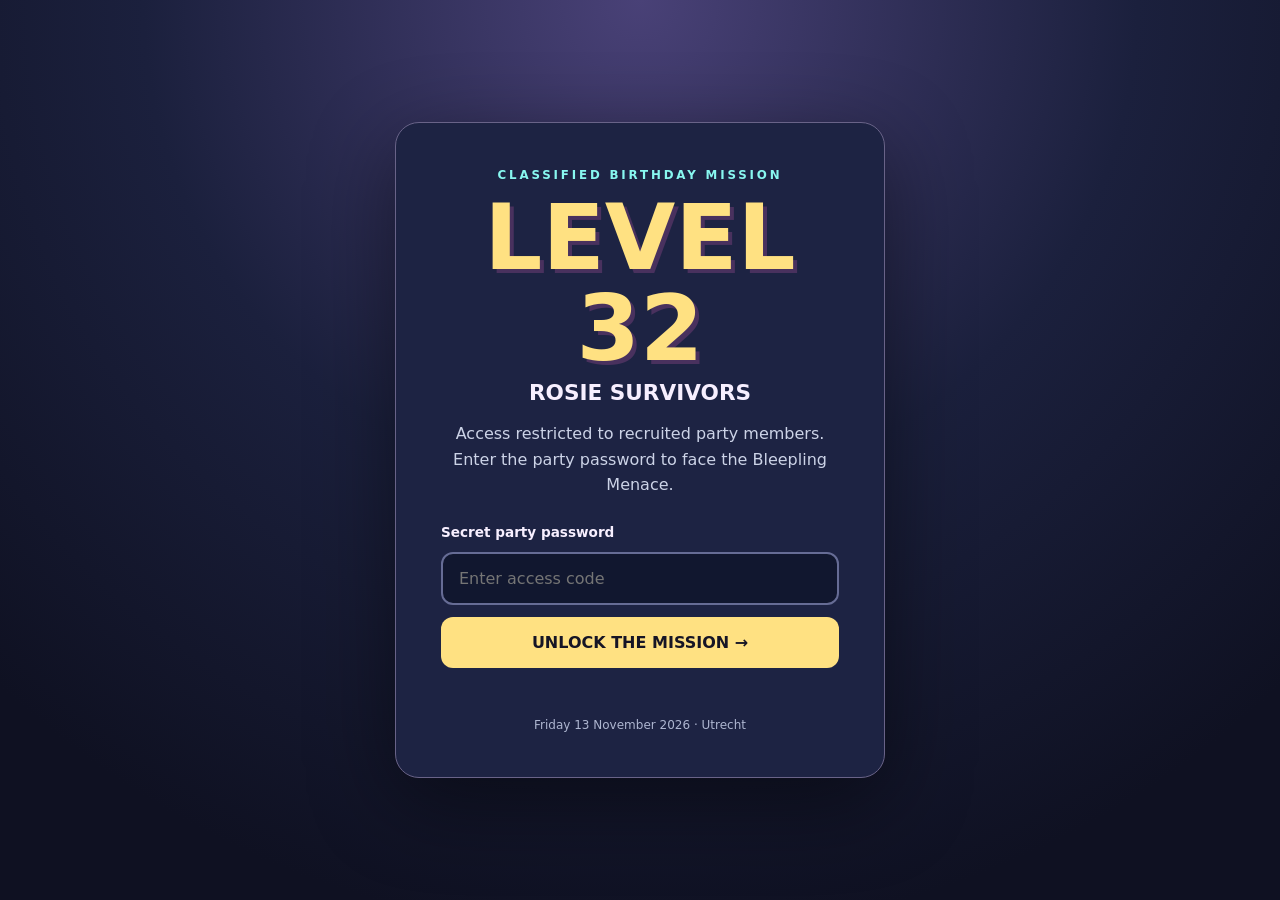
<file: index.html>
<!doctype html>
<html lang="en">
<head>
 <meta charset="utf-8"><meta name="viewport" content="width=device-width,initial-scale=1">
 <meta name="robots" content="noindex, nofollow, noarchive">
 <meta name="theme-color" content="#101225">
 <title>LEVEL 32 · Access Portal</title>
 <style>
 :root{color-scheme:dark}*{box-sizing:border-box}
 body{min-height:100dvh;margin:0;display:grid;place-items:center;padding:24px;background:radial-gradient(circle at 50% 0%,#494177,#1b203d 45%,#0f1122 85%);font-family:system-ui,-apple-system,Segoe UI,sans-serif;color:#f7efff}
 .wrap{width:min(100%,490px);padding:clamp(26px,6vw,45px);text-align:center;background:#1d2343;border:1px solid #696388;border-radius:24px;box-shadow:0 24px 85px #0007}
 .eyebrow{text-transform:uppercase;letter-spacing:.24em;color:#88f7f0;font-weight:800;font-size:.74rem}
 h1{font-size:clamp(3.5rem,12vw,5.7rem);line-height:1;margin:10px 0 0;color:#ffe182;text-shadow:4px 4px #49315e}
 h2{margin:6px 0 12px;font-size:1.35rem}p{line-height:1.6;color:#ccd3e7}
 form{display:grid;gap:12px;margin-top:26px;text-align:left}
 label{font-size:.85rem;font-weight:800}
 input{width:100%;padding:15px 16px;border:2px solid #666c95;border-radius:12px;background:#11172f;color:#fff;font:inherit}
 input:focus-visible,button:focus-visible{outline:3px solid #7cf3e7;outline-offset:3px}
 button{padding:16px;border:0;border-radius:12px;background:#ffe182;color:#161525;font:inherit;font-weight:900;cursor:pointer}
 button:hover{background:#fff0b9}button:disabled{opacity:.65;cursor:wait}
 #error{min-height:1.5em;color:#ffa5b1;font-size:.85rem;line-height:1.5}footer{font-size:.75rem;color:#aeb6d0;margin-top:18px}
 </style>
</head>
<body>
 <main class="wrap">
  <div class="eyebrow">Classified birthday mission</div>
  <h1>LEVEL 32</h1><h2>ROSIE SURVIVORS</h2>
  <p>Access restricted to recruited party members.<br>Enter the party password to face the Bleepling Menace.</p>
  <form id="gate-form">
   <label for="password">Secret party password</label>
   <input id="password" type="password" autocomplete="off" required placeholder="Enter access code" aria-describedby="error">
   <button id="enter" type="submit">UNLOCK THE MISSION →</button>
   <div id="error" role="alert" aria-live="polite"></div>
  </form>
  <footer>Friday 13 November 2026 · Utrecht</footer>
 </main>
 <script>
 const payload={"iterations":250000,"salt":"kIM5hpw0MHOrLlZiafRNNg==","iv":"1DJZqUbX1KszpzhF","ciphertext":"BR/Q+MJ4D8jMW5ARQzm5igQBmo6TC45mav1Y50Gbhfmyt0lQ1lUupA=="};
 function decode(s){const b=atob(s);return Uint8Array.from(b,c=>c.charCodeAt(0))}
 document.getElementById('gate-form').addEventListener('submit', async(e)=>{
   e.preventDefault();const button=document.getElementById('enter');const error=document.getElementById('error');
   error.textContent='';button.disabled=true;button.textContent='DECRYPTING…';
   try{
     if(!crypto?.subtle)throw new Error('This page requires HTTPS (or localhost).');
     const pw=document.getElementById('password').value;
     const baseKey=await crypto.subtle.importKey('raw',new TextEncoder().encode(pw),'PBKDF2',false,['deriveKey']);
     const aesKey=await crypto.subtle.deriveKey({name:'PBKDF2',salt:decode(payload.salt),iterations:payload.iterations,hash:'SHA-256'},baseKey,{name:'AES-GCM',length:256},false,['decrypt']);
     const plain=await crypto.subtle.decrypt({name:'AES-GCM',iv:decode(payload.iv)},aesKey,decode(payload.ciphertext));
     const page=new TextDecoder().decode(plain);
     // Day 3's encrypted route token opens the current public game rather than
     // shipping another stale copy of game assets inside the encrypted page.
     // The standalone encrypted export remains supported by tools/build.py.
     if(page==='LEVEL32_REDIRECT_TO_GAME'){
       window.location.replace(new URL('game/',window.location.href).href);
       return;
     }
     document.open();document.write(page);document.close();
   }catch(ex){error.textContent=ex.message.includes('HTTPS')?ex.message:'Incorrect password — try again, fighter.';
     button.disabled=false;button.textContent='UNLOCK THE MISSION →';}
 });
 </script>
</body>
</html>
</file>
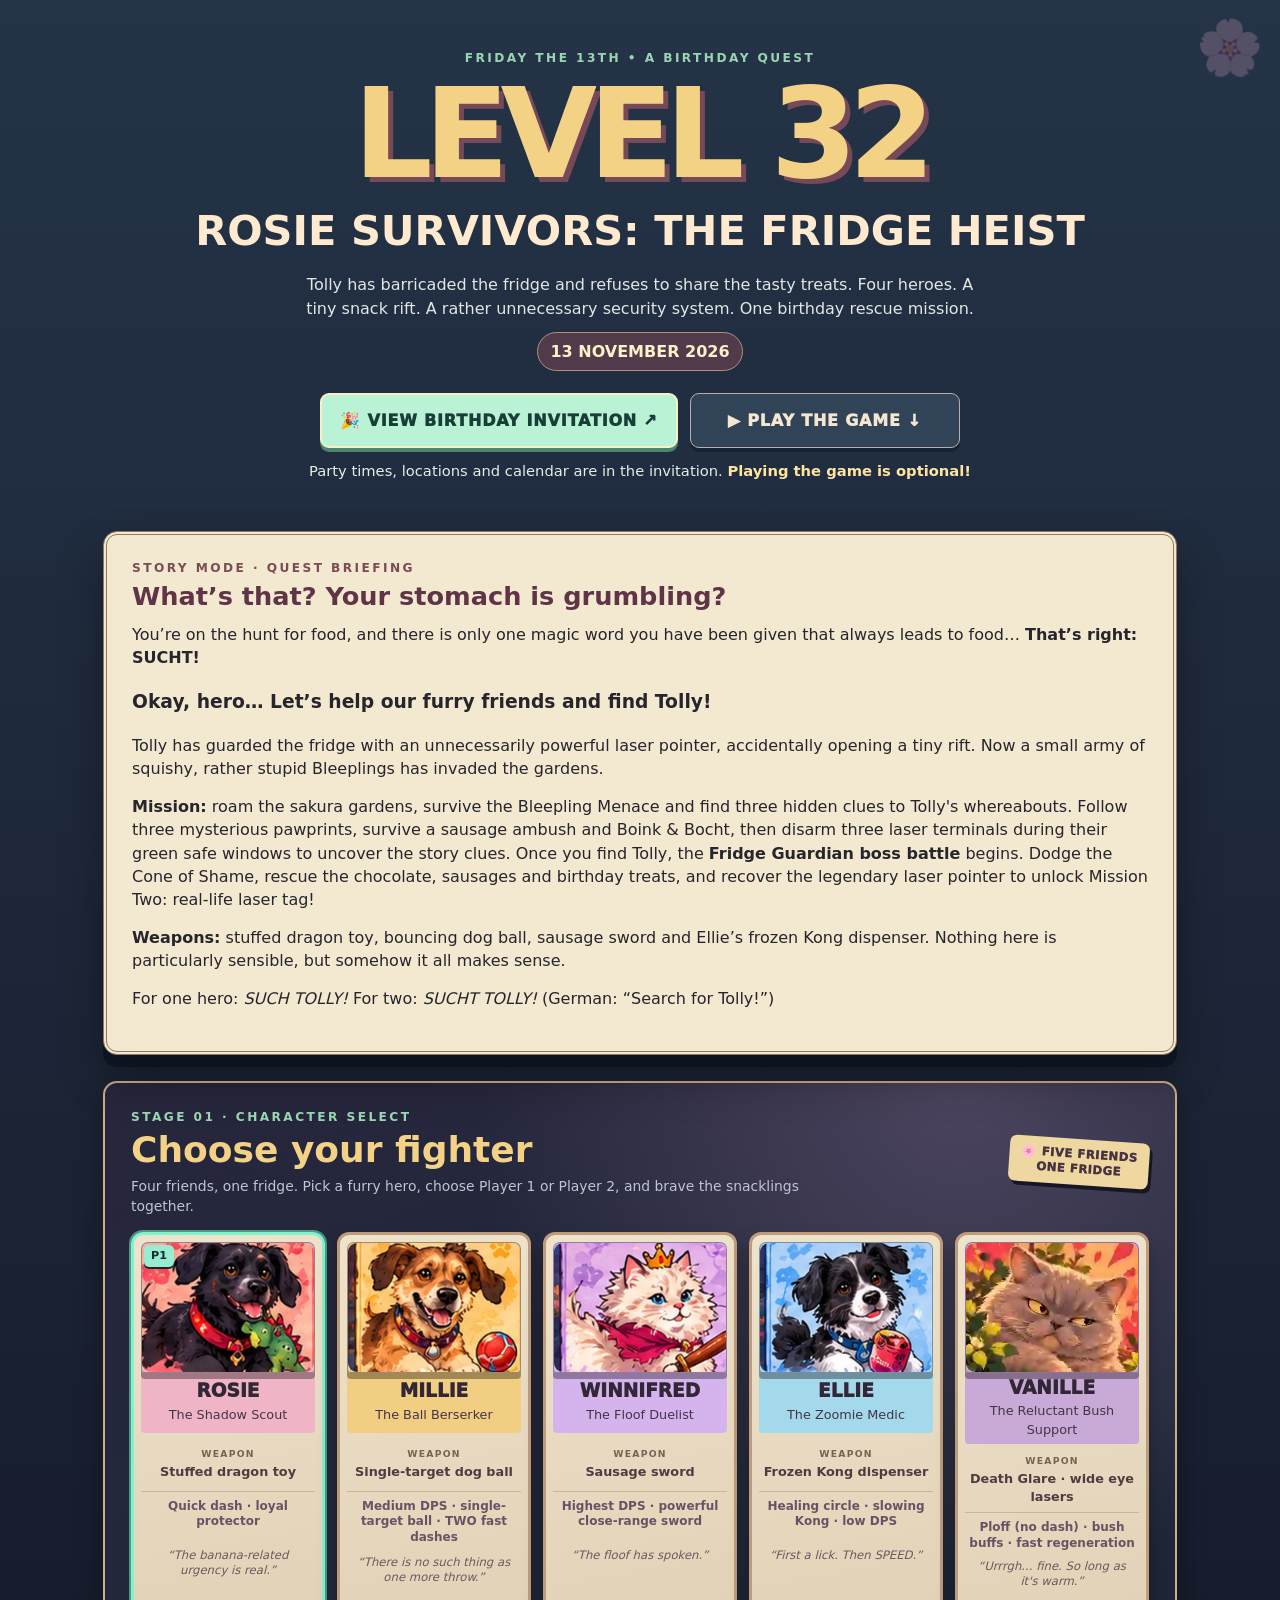
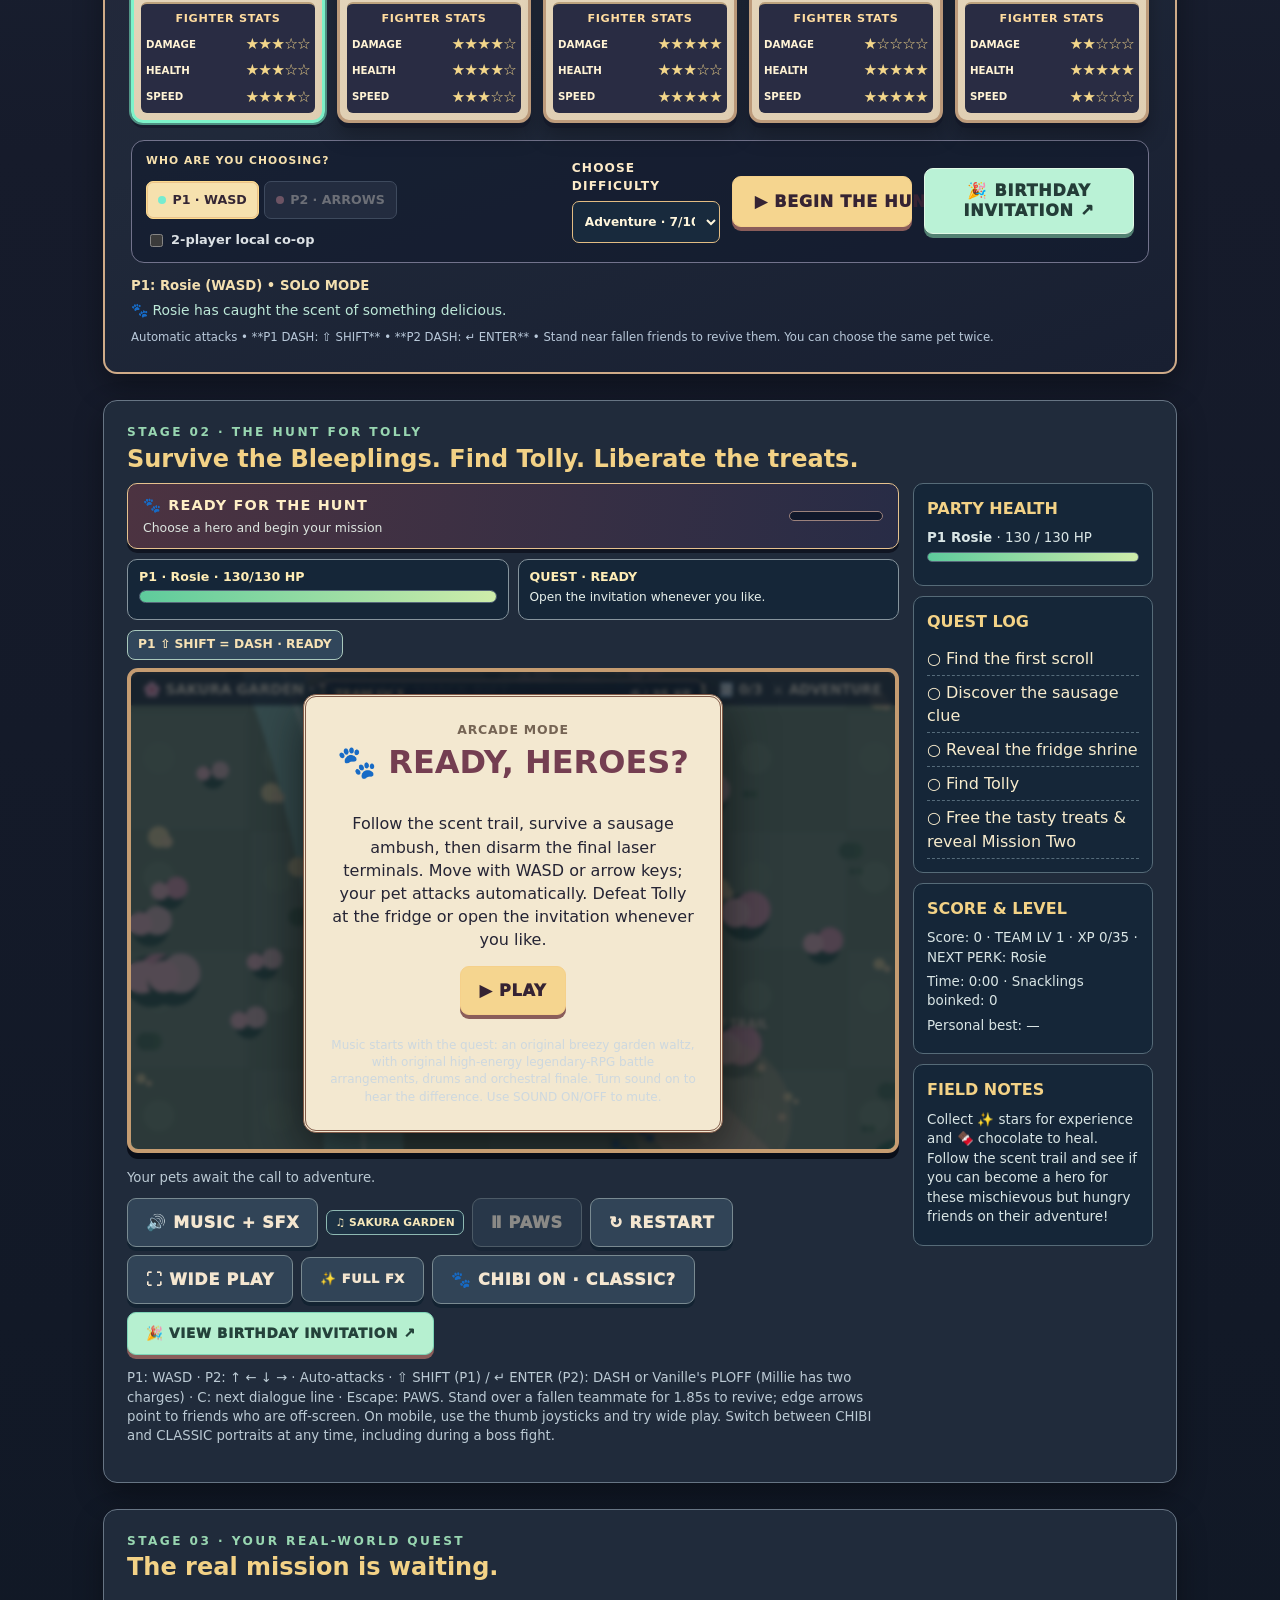
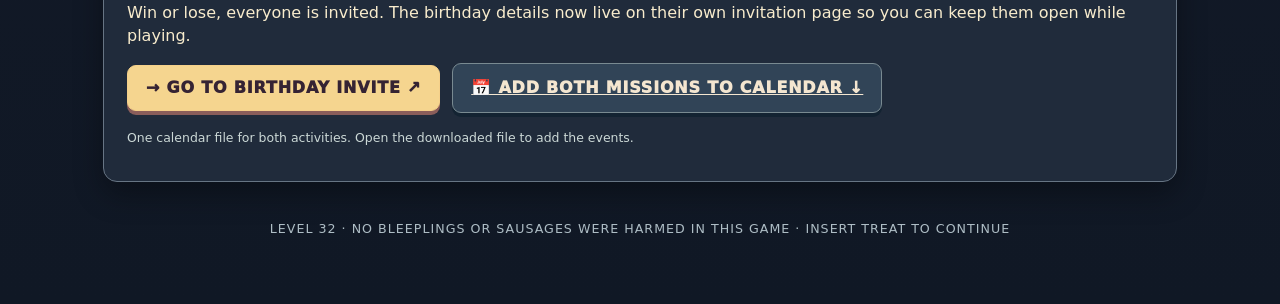
<file: game/index.html>
<!doctype html><html lang="en"><head><meta charset="utf-8"><meta name="viewport" content="width=device-width,initial-scale=1,viewport-fit=cover"><meta name="theme-color" content="#171c2b"><meta name="description" content="Four furry heroes, the Bleepling Menace, and Tolly guarding the fridge. Join the Level 32 birthday quest on 13 November 2026."><title>LEVEL 32 — Rosie Survivors: The Fridge Heist</title>
<meta name="description" content="Choose Rosie, Millie, Winnifred or Ellie in a tiny co-op birthday adventure. Search the sakura gardens for clues, defeat the Bleeplings and raid Tolly’s fridge!"><link rel="stylesheet" href="style.css"></head><body><main><header class="masthead"><div class="eyebrow">FRIDAY THE 13TH • A BIRTHDAY QUEST</div><h1>LEVEL 32</h1><h2>ROSIE SURVIVORS: THE FRIDGE HEIST</h2><p>Tolly has barricaded the fridge and refuses to share the tasty treats. Four heroes. A tiny snack rift. A rather unnecessary security system. One birthday rescue mission.</p><div class="chip">13 NOVEMBER 2026</div>
<div class="hero-entry-actions" aria-label="Birthday invitation or game">
 <a class="btn invitation-link hero-primary-invite" data-invitation-link href="invitation.html" target="_blank" rel="noopener noreferrer">🎉 VIEW BIRTHDAY INVITATION ↗</a>
 <a class="btn secondary hero-play-link" href="#character-select">▶ PLAY THE GAME ↓</a>
</div>
<p class="hero-entry-note">Party times, locations and calendar are in the invitation. <strong>Playing the game is optional!</strong></p></header>
<section class="paper"><div class="eyebrow" style="color:#794d51">STORY MODE · QUEST BRIEFING</div><h2>What’s that? Your stomach is grumbling?</h2><p>You’re on the hunt for food, and there is only one magic word you have been given that always leads to food… <strong>That’s right: SUCHT!</strong></p><h3>Okay, hero… Let’s help our furry friends and find Tolly!</h3><p>Tolly has guarded the fridge with an unnecessarily powerful laser pointer, accidentally opening a tiny rift. Now a small army of squishy, rather stupid Bleeplings has invaded the gardens.</p><p><strong>Mission:</strong> roam the sakura gardens, survive the Bleepling Menace and find three hidden clues to Tolly's whereabouts. Follow three mysterious pawprints, survive a sausage ambush and Boink & Bocht, then disarm three laser terminals during their green safe windows to uncover the story clues. Once you find Tolly, the <strong>Fridge Guardian boss battle</strong> begins. Dodge the Cone of Shame, rescue the chocolate, sausages and birthday treats, and recover the legendary laser pointer to unlock Mission Two: real-life laser tag!</p><p><strong>Weapons:</strong> stuffed dragon toy, bouncing dog ball, sausage sword and Ellie’s frozen Kong dispenser. Nothing here is particularly sensible, but somehow it all makes sense.</p><p class="small">For one hero: <em>SUCH TOLLY!</em> For two: <em>SUCHT TOLLY!</em> (German: “Search for Tolly!”)</p></section>
<section class="panel" id="character-select" aria-labelledby="pick-a-hero">
 <div class="select-heading">
  <div><div class="eyebrow">STAGE 01 · CHARACTER SELECT</div><h2 id="pick-a-hero">Choose your fighter</h2><p class="small">Four friends, one fridge. Pick a furry hero, choose Player 1 or Player 2, and brave the snacklings together.</p></div>
  <span class="select-sticker" aria-hidden="true">🌸 FIVE FRIENDS<br>ONE FRIDGE</span>
 </div>
 <div class="select-grid" id="heroes" role="group" aria-label="Five playable animal characters"><button type="button" class="hero" data-hero="rosie" aria-label="Choose Rosie, The Shadow Scout" style="--card-accent:#efb4c6">
 <span class="portrait"><img src="assets/rosie.webp" alt="Illustrated Rosie portrait" loading="eager"></span>
 <span class="tags" aria-live="polite"></span>
 <span class="hero-name"><strong>ROSIE</strong><span class="title">The Shadow Scout</span></span>
 <span class="weapon"><span class="tiny-label">WEAPON</span>Stuffed dragon toy</span>
 <span class="hero-ability">Quick dash · loyal protector</span>
 <span class="hero-quip">“The banana-related urgency is real.”</span>
 <span class="hero-stats" aria-label="rosie statistics: damage 3 of five, health 3 of five, speed 4 of five"><strong>FIGHTER STATS</strong><span class="stat-line"><span>DAMAGE</span><span class="stars" aria-label="3 out of 5">★★★☆☆</span></span><span class="stat-line"><span>HEALTH</span><span class="stars" aria-label="3 out of 5">★★★☆☆</span></span><span class="stat-line"><span>SPEED</span><span class="stars" aria-label="4 out of 5">★★★★☆</span></span><span class="stats-summary">Piercing dragon · second target 50%</span></span></button><button type="button" class="hero" data-hero="millie" aria-label="Choose Millie, The Ball Berserker" style="--card-accent:#f2ce82">
 <span class="portrait"><img src="assets/millie.webp" alt="Illustrated Millie portrait" loading="eager"></span>
 <span class="tags" aria-live="polite"></span>
 <span class="hero-name"><strong>MILLIE</strong><span class="title">The Ball Berserker</span></span>
 <span class="weapon"><span class="tiny-label">WEAPON</span>Single-target dog ball</span>
 <span class="hero-ability">Medium DPS · single-target ball · TWO fast dashes</span>
 <span class="hero-quip">“There is no such thing as one more throw.”</span>
 <span class="hero-stats" aria-label="millie statistics: damage 4 of five, health 4 of five, speed 3 of five"><strong>FIGHTER STATS</strong><span class="stat-line"><span>DAMAGE</span><span class="stars" aria-label="4 out of 5">★★★★☆</span></span><span class="stat-line"><span>HEALTH</span><span class="stars" aria-label="4 out of 5">★★★★☆</span></span><span class="stat-line"><span>SPEED</span><span class="stars" aria-label="3 out of 5">★★★☆☆</span></span><span class="stats-summary">Single-target ball · double-dash zoomies</span></span></button><button type="button" class="hero" data-hero="winnifred" aria-label="Choose Winnifred, The Floof Duelist" style="--card-accent:#d5b4ed">
 <span class="portrait"><img src="assets/winnifred.webp" alt="Illustrated Winnifred portrait" loading="eager"></span>
 <span class="tags" aria-live="polite"></span>
 <span class="hero-name"><strong>WINNIFRED</strong><span class="title">The Floof Duelist</span></span>
 <span class="weapon"><span class="tiny-label">WEAPON</span>Sausage sword</span>
 <span class="hero-ability">Highest DPS · powerful close-range sword</span>
 <span class="hero-quip">“The floof has spoken.”</span>
 <span class="hero-stats" aria-label="winnifred statistics: damage 5 of five, health 3 of five, speed 5 of five"><strong>FIGHTER STATS</strong><span class="stat-line"><span>DAMAGE</span><span class="stars" aria-label="5 out of 5">★★★★★</span></span><span class="stat-line"><span>HEALTH</span><span class="stars" aria-label="3 out of 5">★★★☆☆</span></span><span class="stat-line"><span>SPEED</span><span class="stars" aria-label="5 out of 5">★★★★★</span></span><span class="stats-summary">Highest DPS · close-range sausage sword</span></span></button><button type="button" class="hero" data-hero="ellie" aria-label="Choose Ellie, The Zoomie Medic" style="--card-accent:#a4d8eb">
 <span class="portrait"><img src="assets/ellie.webp" alt="Illustrated Ellie portrait" loading="eager"></span>
 <span class="tags" aria-live="polite"></span>
 <span class="hero-name"><strong>ELLIE</strong><span class="title">The Zoomie Medic</span></span>
 <span class="weapon"><span class="tiny-label">WEAPON</span>Frozen Kong dispenser</span>
 <span class="hero-ability">Healing circle · slowing Kong · low DPS</span>
 <span class="hero-quip">“First a lick. Then SPEED.”</span>
 <span class="hero-stats" aria-label="ellie statistics: damage 1 of five, health 5 of five, speed 5 of five"><strong>FIGHTER STATS</strong><span class="stat-line"><span>DAMAGE</span><span class="stars" aria-label="1 out of 5">★☆☆☆☆</span></span><span class="stat-line"><span>HEALTH</span><span class="stars" aria-label="5 out of 5">★★★★★</span></span><span class="stat-line"><span>SPEED</span><span class="stars" aria-label="5 out of 5">★★★★★</span></span><span class="stats-summary">Lowest DPS · slowing Kong and healing aura</span></span></button><button type="button" class="hero" data-hero="vanille" aria-label="Choose Vanille, The Reluctant Bush Support" style="--card-accent:#c9a9d6">
 <span class="portrait"><img src="assets/vanille.svg" alt="Illustrated grumpy grey Vanille portrait" loading="eager"></span>
 <span class="tags" aria-live="polite"></span>
 <span class="hero-name"><strong>VANILLE</strong><span class="title">The Reluctant Bush Support</span></span>
 <span class="weapon"><span class="tiny-label">WEAPON</span>Death Glare · wide eye lasers</span>
 <span class="hero-ability">Ploff (no dash) · bush buffs · fast regeneration</span>
 <span class="hero-quip">“Urrrgh... fine. So long as it's warm.”</span>
 <span class="hero-stats" aria-label="vanille statistics: damage 2 of five, health 5 of five, speed 2 of five"><strong>FIGHTER STATS</strong><span class="stat-line"><span>DAMAGE</span><span class="stars" aria-label="2 out of 5">★★☆☆☆</span></span><span class="stat-line"><span>HEALTH</span><span class="stars" aria-label="5 out of 5">★★★★★</span></span><span class="stat-line"><span>SPEED</span><span class="stars" aria-label="2 out of 5">★★☆☆☆</span></span><span class="stats-summary">Long-range, low-damage support · Ploff pushes enemies back</span></span></button></div>
 <div class="select-controls">
  <div class="player-controls">
   <span class="control-label">WHO ARE YOU CHOOSING?</span>
   <div class="player-tabs" role="group" aria-label="Choose which player to assign">
    <button class="slot-btn active" type="button" data-slot="0" aria-pressed="true"><span class="slot-dot p1"></span> P1 · WASD</button>
    <button class="slot-btn" type="button" data-slot="1" aria-pressed="false"><span class="slot-dot p2"></span> P2 · ARROWS</button>
   </div>
   <label class="coop-switch"><input id="coop" type="checkbox"> 2-player local co-op</label>
   <select id="assign" aria-hidden="true" tabindex="-1" hidden><option value="0">Player 1</option><option value="1">Player 2</option></select>
  </div>
  <label class="difficulty-choice" for="difficulty"><span>CHOOSE DIFFICULTY</span><select id="difficulty"><option value="challenge" selected>Adventure · 7/10</option><option value="story">Story · 4/10</option><option value="extreme">Extreme · 10/10</option></select></label>
  <button class="btn quest-start" id="start">▶ BEGIN THE HUNT</button>
  <a class="btn invitation-link select-invite" data-invitation-link href="invitation.html" target="_blank" rel="noopener noreferrer">🎉 BIRTHDAY INVITATION ↗</a>
 </div>
 <p id="selection-status" class="selection-status" aria-live="polite">P1: Rosie (WASD) • SOLO MODE</p>
 <p id="hero-banter" class="selection-banter" aria-live="polite">🐾 Rosie has caught the scent of something delicious.</p>
 <p class="small selection-footnote">Automatic attacks • **P1 DASH: ⇧ SHIFT** • **P2 DASH: ↵ ENTER** • Stand near fallen friends to revive them. You can choose the same pet twice.</p>
</section>
<section class="panel" id="game-section"><div class="eyebrow">STAGE 02 · THE HUNT FOR TOLLY</div><h2>Survive the Bleeplings. Find Tolly. Liberate the treats.</h2><nav class="phone-play-bar" aria-label="Phone game controls"><a href="invitation.html" class="phone-play-invite invitation-link" target="_blank" rel="noopener noreferrer" data-invitation-link>🎉 INVITE</a><button type="button" id="phone-pause" aria-label="Pause or resume game">Ⅱ PAWS</button><button type="button" id="phone-exit" aria-label="Exit phone fullscreen game">✕ EXIT</button></nav><div id="bossbar" class="bossbar">⚔ FRIDGE GUARDIAN: TOLLY<div class="meter red"><span id="bossfill"></span></div></div><div id="boss-card" class="boss-card"><img src="assets/tolly.webp" alt="Portrait of Tolly, the fridge guardian."><div><div class="tiny">FINAL BOSS ENCOUNTER</div><strong>TOLLY · Fridge Guardian</strong><p>“No Rosie, you're on a diet — no more banana.”</p></div></div><div class="game-layout"><div><div class="objective-strip" id="objective-strip" aria-live="off"><div class="objective-main"><strong id="objective-label">🐾 READY FOR THE HUNT</strong><span id="objective-detail">Collect three scrolls, then find Tolly</span></div><div class="objective-meter"><span id="objective-progress"></span></div></div><div id="mobile-game-status" class="mobile-game-status" aria-live="off"><div id="mobile-health" class="mobile-health">Select your heroes to see health.</div><div id="mobile-quest" class="mobile-quest"><strong>QUEST 1 · FIND THE FIRST SCROLL</strong><span>Follow the golden pawprints to uncover the first scroll. Every quest plays differently.</span></div></div><div class="dash-status" id="dash-status" role="status" aria-live="off"><span class="dash-pill">P1 ⇧ SHIFT = DASH</span><span class="dash-pill">P2 ↵ ENTER = DASH</span></div><div class="game-frame"><div id="scroll-return-notice" class="scroll-return-notice" role="status" hidden><strong>📜 SCROLL UNSEALED!</strong><span>RETURN AND READ THE SCROLL</span><small id="scroll-return-distance" aria-hidden="true">Follow the golden arrow</small></div><div id="perk-panel" class="perk-panel" role="dialog" aria-modal="true" aria-labelledby="perk-title" hidden><div class="perk-inner"><div class="eyebrow">FIVE LEVELS · SPECIAL UPGRADE</div><h3 id="perk-title">A NEW POWER AWAKENS!</h3><p id="perk-who">Both heroes gain shared XP. Special perks alternate between players.</p><div id="perk-choices" class="perk-choices"></div><p class="small">Normal: modest gain + trade-off (75%) · Epic: stronger gain + drawback (21%) · Legendary: powerful and no drawback (4%).</p></div></div><div id="paws-panel" class="paws-panel" hidden role="status" aria-live="polite"><strong>THE ADVENTURE IS ON PAWS</strong><p>Your snacks are safe. For now.</p><p id="paws-quip">Winnifred calls this an aristo-cat-ic intermission.</p><p>Press Esc or UNLEASH THE PAWSIBILITIES to continue.</p></div><div class="team-xp-overlay" id="team-xp-overlay" aria-label="Shared team experience">
 <div class="team-xp-head"><strong id="team-level-label">TEAM LV 1</strong><span id="team-xp-text">0 / 35 XP</span></div>
 <div id="team-xp-progress" class="team-xp-track" role="progressbar" aria-label="Shared experience toward the next team level" aria-valuemin="0" aria-valuemax="35" aria-valuenow="0"><span id="team-xp-fill"></span></div>
 <div class="team-xp-foot"><span id="team-perk-label">NEXT PERK LV 5</span></div></div><canvas id="game" width="960" height="600" aria-label="Top-down Rosie Survivors game. Move with WASD or arrow keys, auto-attacks hit the approaching Bleepling enemies."></canvas><div class="overlay" id="overlay"><div class="overlay-inner"><div id="overlay-kicker" class="tinyline">ARCADE MODE</div><h3>🐾 READY, HEROES?</h3><a id="ending-invite" class="btn invitation-link ending-invite" data-invitation-link href="invitation.html" target="_blank" rel="noopener noreferrer" hidden>→ GO TO BIRTHDAY INVITE ↗</a><img id="overlay-art" class="overlay-art" alt="Illustrated storybook scene" src="assets/victory.webp"><div id="scene-dialogues" class="scene-dialogues" aria-label="Character dialogue" hidden></div><div id="scene-counter" class="scene-counter" aria-live="polite"></div><div class="scene-control-help" id="scene-control-help" hidden>Press <kbd>C</kbd> for the next line · Movement keys do not skip · Combat stays frozen</div><p>Follow the scent trail, survive a sausage ambush, then disarm the final laser terminals. Move with WASD or arrow keys; your pet attacks automatically. Defeat Tolly at the fridge or open the invitation whenever you like.</p><div id="mission-unlock" class="mission-unlock"><strong>🔴 MISSION TWO UNLOCKED · LASER TAG!</strong><span>Friday 13 November 2026 · 20:40 · Lasergames Utrecht</span><span>Biltstraat 4 · €28.50 per person · 2 games</span><span>Mission One begins at 18:15 at Broodnodig, with dogs welcome!</span><a id="party-details" data-invitation-link href="invitation.html" target="_blank" rel="noopener noreferrer" class="btn mission-cta invitation-link">→ GO TO BIRTHDAY INVITE ↗</a></div><button class="btn" id="overlay-start">▶ PLAY</button><button type="button" id="scene-skip" class="scene-skip" hidden>Skip scene →</button><button type="button" id="share-result">📋 COPY YOUR SCORE TO WHATSAPP</button><div id="share-status" role="status" aria-live="polite"></div><div class="soundtip">Music starts with the quest: an original breezy garden waltz, with original high-energy legendary-RPG battle arrangements, drums and orchestral finale. Turn sound on to hear the difference. Use SOUND ON/OFF to mute.</div></div></div></div><div class="mobile-keys" aria-label="Touch controls"><div class="touch-player"><div class="small">P1 · MOVE</div><div class="joystick" data-joystick="0" role="group" aria-label="Player 1 virtual joystick"><div class="joystick-knob"></div></div><button type="button" class="touch-dash" data-dash="0" aria-label="Dash Player 1">P1 DASH ⚡</button></div><div class="touch-player"><div class="small">P2 · MOVE</div><div class="joystick" data-joystick="1" role="group" aria-label="Player 2 virtual joystick"><div class="joystick-knob"></div></div><button type="button" class="touch-dash" data-dash="1" aria-label="Dash Player 2">P2 DASH ⚡</button></div></div><div class="game-actions"><span id="game-message" class="footnote" aria-live="polite">Your pets await the call to adventure.</span><div><button class="btn secondary" id="mute">🔊 MUSIC + SFX</button><span id="music-status" role="status" aria-live="off" class="music-status">♫ SAKURA GARDEN</span> <button class="btn secondary" id="pause" disabled>Ⅱ PAWS</button> <button class="btn secondary" id="restart">↻ RESTART</button> <button class="btn secondary" id="focus-play" type="button">⛶ WIDE PLAY</button> <button class="btn secondary" id="fx-toggle" type="button">✨ FULL FX</button> <button class="btn secondary" id="sprite-toggle" type="button" aria-pressed="true">🐾 CHIBI ON · CLASSIC?</button> <a class="btn invitation-link footer-invite" data-invitation-link href="invitation.html" target="_blank" rel="noopener noreferrer">🎉 VIEW BIRTHDAY INVITATION ↗</a></div></div><p class="footnote" id="focus-status" role="status" aria-live="polite"></p><p class="footnote">P1: WASD · P2: ↑ ← ↓ → · Auto-attacks · ⇧ SHIFT (P1) / ↵ ENTER (P2): DASH or Vanille's PLOFF (Millie has two charges) · C: next dialogue line · Escape: PAWS. Stand over a fallen teammate for 1.85s to revive; edge arrows point to friends who are off-screen. On mobile, use the thumb joysticks and try wide play. Switch between CHIBI and CLASSIC portraits at any time, including during a boss fight.</p></div><aside class="side"><div class="hud"><h3>PARTY HEALTH</h3><div id="playerhud">Choose your heroes!</div></div><div class="hud"><h3>QUEST LOG</h3><div id="missions">Track the scent, survive Boink and Bocht, disarm the laser security, then raid the fridge.</div></div><div class="hud scores"><h3>SCORE & LEVEL</h3><p id="scoreline">Score: 0 · Level: 1</p><p id="timerline">Time: 0:00 · Snacklings boinked: 0</p><p id="bestline">Personal best: —</p></div><div class="hud"><h3>FIELD NOTES</h3><p>Collect ✨ stars for experience and 🍫 chocolate to heal. Follow the scent trail and see if you can become a hero for these mischievous but hungry friends on their adventure!</p></div></aside></div></section>
<section class="panel" id="birthday-mission"><div class="eyebrow">STAGE 03 · YOUR REAL-WORLD QUEST</div><h2>The real mission is waiting.</h2><p>Win or lose, everyone is invited. The birthday details now live on their own invitation page so you can keep them open while playing.</p><p class="mission-actions"><a class="btn invitation-link" data-invitation-link href="invitation.html" target="_blank" rel="noopener noreferrer">→ GO TO BIRTHDAY INVITE ↗</a><a class="btn secondary calendar-both" href="birthday.ics" download="level32-birthday.ics">📅 ADD BOTH MISSIONS TO CALENDAR ↓</a></p><p class="calendar-help">One calendar file for both activities. Open the downloaded file to add the events.</p></section><footer>LEVEL 32 · NO BLEEPLINGS OR SAUSAGES WERE HARMED IN THIS GAME · INSERT TREAT TO CONTINUE</footer></main>
<script src="sprite-renderer.js" defer></script><script src="game.js" defer></script></body></html>
</file>
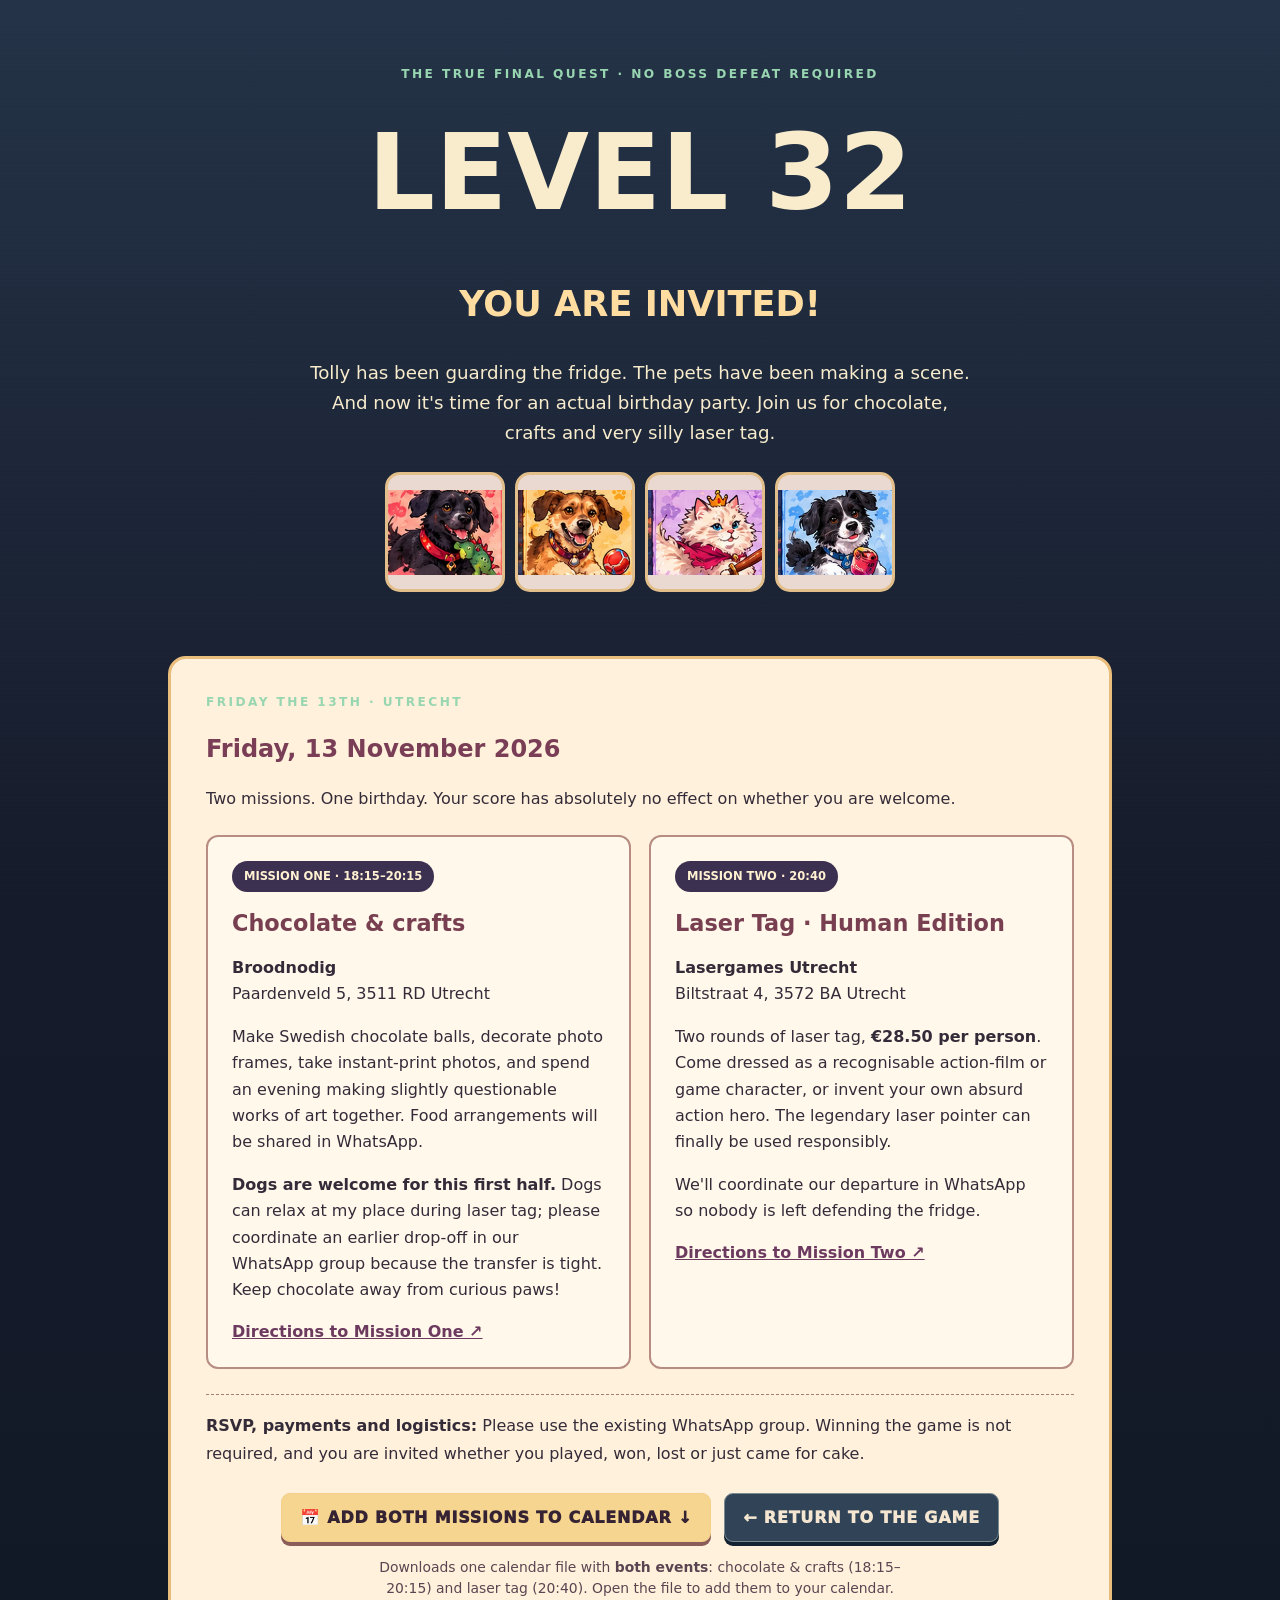
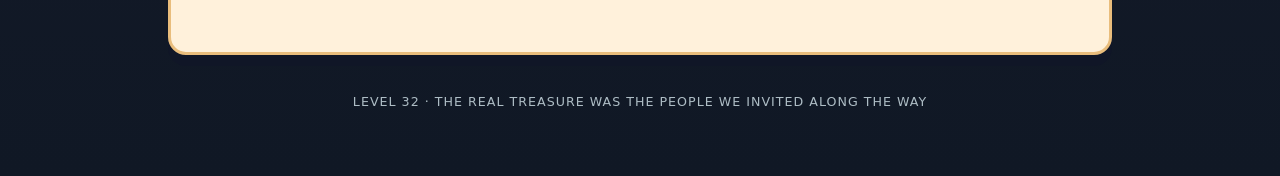
<file: game/invitation.html>
<!doctype html>
<html lang="en"><head><meta charset="utf-8"><meta name="viewport" content="width=device-width,initial-scale=1">
<meta name="theme-color" content="#171c2b"><meta name="description" content="Level 32 birthday invitation: chocolate & crafts, then laser tag in Utrecht on Friday 13 November 2026.">
<title>Level 32 · Your Birthday Invitation</title><link rel="stylesheet" href="style.css">
<style>
.invite-wrap{max-width:980px;margin:auto}
.invite-header{text-align:center;padding:46px 20px 25px}
.invite-header h1{font-size:clamp(3.3rem,9vw,6.6rem);margin:12px 0 4px}
.invite-header h2{font-size:clamp(1.35rem,4vw,2.2rem);color:#ffdca0}
.invite-sub{max-width:660px;margin:16px auto;font-size:1.14rem;line-height:1.65}
.invite-friends{display:flex;justify-content:center;gap:10px;flex-wrap:wrap;margin:24px auto}
.invite-friends img{width:clamp(70px,15vw,120px);aspect-ratio:1;object-fit:contain;border:3px solid #e2be8a;border-radius:15px;background:#e9d9d0}
.invite-paper{background:#fff1db;color:#342b39;border:3px solid #e9bd7c;border-radius:18px;padding:clamp(18px,4vw,35px);margin:15px auto 26px;box-shadow:0 11px #101627}
.invite-paper h2{color:#793e55}
.invite-grid{display:grid;grid-template-columns:repeat(2,minmax(0,1fr));gap:18px;margin:25px 0}
.invite-card{border:2px solid #b78c82;background:#fff8eb;border-radius:12px;padding:24px}
.invite-card .pill{display:inline-block;background:#3b304f;color:#fff1d1;padding:7px 12px;border-radius:99px;margin-bottom:8px;font-weight:800}
.invite-card h3{margin:7px 0;font-size:1.4rem;color:#783f50}
.invite-card p{line-height:1.65}
.invite-card a{color:#6c3a5e;font-weight:800}
.invite-note{border-top:1px dashed #a58072;padding-top:17px;line-height:1.75}
.invite-buttons{display:flex;flex-wrap:wrap;justify-content:center;gap:13px;margin:25px 0}
.invite-buttons .btn{text-decoration:none}
.invite-calendar-hint{text-align:center;font-size:.87rem;line-height:1.5;max-width:560px;margin:-10px auto 18px;color:#5b4452}
@media(max-width:700px){.invite-grid{grid-template-columns:1fr}.invite-header{padding:29px 10px 12px}.invite-card{padding:19px}.invite-buttons .btn{width:100%}}
</style></head><body><main class="invite-wrap">
<header class="invite-header"><div class="eyebrow">THE TRUE FINAL QUEST · NO BOSS DEFEAT REQUIRED</div>
<h1>LEVEL 32</h1><h2>YOU ARE INVITED!</h2>
<p class="invite-sub">Tolly has been guarding the fridge. The pets have been making a scene. And now it's time for an actual birthday party. Join us for chocolate, crafts and very silly laser tag.</p>
<div class="invite-friends"><img src="assets/rosie.webp" alt="Rosie"><img src="assets/millie.webp" alt="Millie"><img src="assets/winnifred.webp" alt="Winnifred"><img src="assets/ellie.webp" alt="Ellie"></div>
</header>
<section class="invite-paper" aria-labelledby="mission-date"><div class="eyebrow">FRIDAY THE 13TH · UTRECHT</div>
<h2 id="mission-date">Friday, 13 November 2026</h2>
<p>Two missions. One birthday. Your score has absolutely no effect on whether you are welcome.</p>
<div class="invite-grid">
<article class="invite-card"><span class="pill">MISSION ONE · 18:15–20:15</span><h3>Chocolate & crafts</h3>
<p><strong>Broodnodig</strong><br>Paardenveld 5, 3511 RD Utrecht</p>
<p>Make Swedish chocolate balls, decorate photo frames, take instant-print photos, and spend an evening making slightly questionable works of art together. Food arrangements will be shared in WhatsApp.</p>
<p><strong>Dogs are welcome for this first half.</strong> Dogs can relax at my place during laser tag; please coordinate an earlier drop-off in our WhatsApp group because the transfer is tight. Keep chocolate away from curious paws!</p>
<a href="https://www.google.com/maps/search/?api=1&amp;query=Paardenveld+5%2C+3511+RD+Utrecht" target="_blank" rel="noopener noreferrer">Directions to Mission One ↗</a></article>
<article class="invite-card"><span class="pill">MISSION TWO · 20:40</span><h3>Laser Tag · Human Edition</h3>
<p><strong>Lasergames Utrecht</strong><br>Biltstraat 4, 3572 BA Utrecht</p>
<p>Two rounds of laser tag, <strong>€28.50 per person</strong>. Come dressed as a recognisable action-film or game character, or invent your own absurd action hero. The legendary laser pointer can finally be used responsibly.</p>
<p>We'll coordinate our departure in WhatsApp so nobody is left defending the fridge.</p>
<a href="https://www.google.com/maps/search/?api=1&amp;query=Biltstraat+4%2C+3572+BA+Utrecht" target="_blank" rel="noopener noreferrer">Directions to Mission Two ↗</a></article>
</div>
<p class="invite-note"><strong>RSVP, payments and logistics:</strong> Please use the existing WhatsApp group. Winning the game is not required, and you are invited whether you played, won, lost or just came for cake.</p>
<div class="invite-buttons"><a class="btn calendar-both" href="birthday.ics" download="level32-birthday.ics">📅 ADD BOTH MISSIONS TO CALENDAR ↓</a><a class="btn secondary" href="./">← RETURN TO THE GAME</a></div>
<p class="invite-calendar-hint">Downloads one calendar file with <strong>both events</strong>: chocolate & crafts (18:15–20:15) and laser tag (20:40). Open the file to add them to your calendar.</p>
</section>
<footer>LEVEL 32 · THE REAL TREASURE WAS THE PEOPLE WE INVITED ALONG THE WAY</footer>
</main></body></html>
</file>
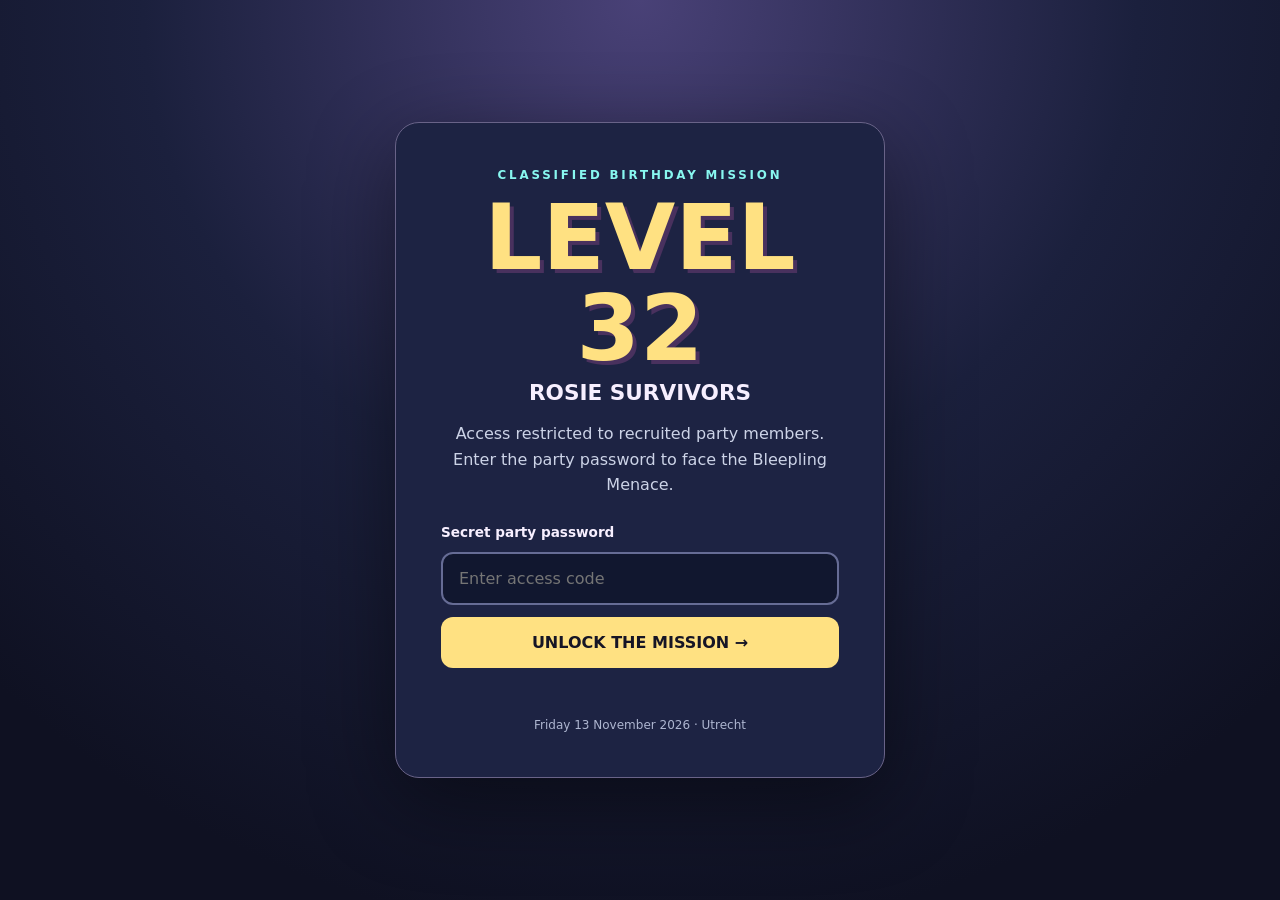
<file: tools/gate_template.html>
<!doctype html>
<html lang="en">
<head>
 <meta charset="utf-8"><meta name="viewport" content="width=device-width,initial-scale=1">
 <meta name="robots" content="noindex, nofollow, noarchive">
 <meta name="theme-color" content="#101225">
 <title>LEVEL 32 · Access Portal</title>
 <style>
 :root{color-scheme:dark}*{box-sizing:border-box}
 body{min-height:100dvh;margin:0;display:grid;place-items:center;padding:24px;background:radial-gradient(circle at 50% 0%,#494177,#1b203d 45%,#0f1122 85%);font-family:system-ui,-apple-system,Segoe UI,sans-serif;color:#f7efff}
 .wrap{width:min(100%,490px);padding:clamp(26px,6vw,45px);text-align:center;background:#1d2343;border:1px solid #696388;border-radius:24px;box-shadow:0 24px 85px #0007}
 .eyebrow{text-transform:uppercase;letter-spacing:.24em;color:#88f7f0;font-weight:800;font-size:.74rem}
 h1{font-size:clamp(3.5rem,12vw,5.7rem);line-height:1;margin:10px 0 0;color:#ffe182;text-shadow:4px 4px #49315e}
 h2{margin:6px 0 12px;font-size:1.35rem}p{line-height:1.6;color:#ccd3e7}
 form{display:grid;gap:12px;margin-top:26px;text-align:left}
 label{font-size:.85rem;font-weight:800}
 input{width:100%;padding:15px 16px;border:2px solid #666c95;border-radius:12px;background:#11172f;color:#fff;font:inherit}
 input:focus-visible,button:focus-visible{outline:3px solid #7cf3e7;outline-offset:3px}
 button{padding:16px;border:0;border-radius:12px;background:#ffe182;color:#161525;font:inherit;font-weight:900;cursor:pointer}
 button:hover{background:#fff0b9}button:disabled{opacity:.65;cursor:wait}
 #error{min-height:1.5em;color:#ffa5b1;font-size:.85rem;line-height:1.5}footer{font-size:.75rem;color:#aeb6d0;margin-top:18px}
 </style>
</head>
<body>
 <main class="wrap">
  <div class="eyebrow">Classified birthday mission</div>
  <h1>LEVEL 32</h1><h2>ROSIE SURVIVORS</h2>
  <p>Access restricted to recruited party members.<br>Enter the party password to face the Bleepling Menace.</p>
  <form id="gate-form">
   <label for="password">Secret party password</label>
   <input id="password" type="password" autocomplete="off" required placeholder="Enter access code" aria-describedby="error">
   <button id="enter" type="submit">UNLOCK THE MISSION →</button>
   <div id="error" role="alert" aria-live="polite"></div>
  </form>
  <footer>Friday 13 November 2026 · Utrecht</footer>
 </main>
 <script>
 const payload=__PAYLOAD__;
 function decode(s){const b=atob(s);return Uint8Array.from(b,c=>c.charCodeAt(0))}
 document.getElementById('gate-form').addEventListener('submit', async(e)=>{
   e.preventDefault();const button=document.getElementById('enter');const error=document.getElementById('error');
   error.textContent='';button.disabled=true;button.textContent='DECRYPTING…';
   try{
     if(!crypto?.subtle)throw new Error('This page requires HTTPS (or localhost).');
     const pw=document.getElementById('password').value;
     const baseKey=await crypto.subtle.importKey('raw',new TextEncoder().encode(pw),'PBKDF2',false,['deriveKey']);
     const aesKey=await crypto.subtle.deriveKey({name:'PBKDF2',salt:decode(payload.salt),iterations:payload.iterations,hash:'SHA-256'},baseKey,{name:'AES-GCM',length:256},false,['decrypt']);
     const plain=await crypto.subtle.decrypt({name:'AES-GCM',iv:decode(payload.iv)},aesKey,decode(payload.ciphertext));
     const page=new TextDecoder().decode(plain);
     // Day 3's encrypted route token opens the current public game rather than
     // shipping another stale copy of game assets inside the encrypted page.
     // The standalone encrypted export remains supported by tools/build.py.
     if(page==='LEVEL32_REDIRECT_TO_GAME'){
       window.location.replace(new URL('game/',window.location.href).href);
       return;
     }
     document.open();document.write(page);document.close();
   }catch(ex){error.textContent=ex.message.includes('HTTPS')?ex.message:'Incorrect password — try again, fighter.';
     button.disabled=false;button.textContent='UNLOCK THE MISSION →';}
 });
 </script>
</body>
</html>
</file>
<file: game/style.css>
:root{color-scheme:dark;--bg:#161c2b;--panel:#222c3c;--cream:#f8eccd;--gold:#f3d286;--rose:#eaa5b0;--mint:#98d6b1;--muted:#bdc6d1;--line:#596478}*{box-sizing:border-box}body{margin:0;background:linear-gradient(180deg,#243347,#161b2b 50%,#101825);color:var(--cream);font-family:'Trebuchet MS',system-ui,sans-serif;line-height:1.45}body:before{content:"";position:fixed;pointer-events:none;inset:0;background:repeating-linear-gradient(0deg,transparent 0 3px,#ffffff04 4px);z-index:10}a{color:#b9e7d1}button,input{font:inherit}button{cursor:pointer}button:focus-visible,a:focus-visible{outline:3px solid var(--gold);outline-offset:3px}main{max-width:1110px;margin:auto;padding:20px 18px 65px}.eyebrow{letter-spacing:.2em;font-weight:bold;color:var(--mint);font-size:.76rem}.masthead{text-align:center;padding:30px 5px 25px}.masthead h1{margin:7px 0 2px;font-size:clamp(3.5rem,11vw,7.8rem);line-height:.95;letter-spacing:-.07em;color:var(--gold);text-shadow:5px 5px #754957}.masthead h2{margin:8px auto 12px;font-size:clamp(1.35rem,4vw,2.6rem);color:#ffe9cf}.masthead p{max-width:700px;margin:0 auto;color:#e2e6e4}.chip{display:inline-block;border:1px solid #b68c75;background:#513b4b;padding:7px 12px;border-radius:999px;font-weight:800;color:#fff0c9;margin:12px 4px 0}.paper{position:relative;background:#f3e8d0;color:#26252c;border:4px double #96765d;box-shadow:0 12px 0 #090e19a0,0 22px 45px #0005;border-radius:14px;padding:25px;margin:24px auto}.paper h2{margin:0 0 8px;font-size:1.6rem;color:#5f3446}.paper p{margin:7px 0 15px}.panel{background:#202b3b;border:1px solid #677584;border-radius:14px;padding:23px;margin:26px auto;box-shadow:0 12px 30px #0005}.panel h2{font-size:1.5rem;margin:0 0 6px;color:var(--gold)}.panel .small{color:var(--muted);font-size:.87rem}.select-grid{display:grid;grid-template-columns:repeat(4,minmax(0,1fr));gap:13px;margin-top:20px}.hero{position:relative;min-width:0;border:2px solid #806e72;border-radius:13px;background:linear-gradient(#564b61,#2c3749);color:white;padding:16px 10px;min-height:210px;text-align:center;transition:transform .15s,border-color .15s}.hero:hover{transform:translateY(-3px)}.hero strong{display:block;font-size:1.35rem;margin-top:6px;color:#ffe5a7}.hero .portrait{display:flex;justify-content:center;align-items:center;font-size:4rem;height:128px;overflow:hidden;border-radius:9px;filter:drop-shadow(0 6px 0 #0005)}.hero .portrait img{width:100%;height:100%;object-fit:cover;object-position:center 29%;border-radius:9px}.hero .title{display:block;color:#d4e7d9;font-size:.81rem}.hero .weapon{display:block;color:#f9d49c;font-size:.83rem;margin-top:11px}.hero.selected-p1{border-color:#8cf4d7;box-shadow:inset 0 0 0 2px #8cf4d744}.hero.selected-p2{border-color:#ffb5b8;box-shadow:inset 0 0 0 2px #ffb5b844}.hero.selected-p1.selected-p2{border-color:#ffe8aa}.tags{display:flex;justify-content:center;gap:7px;flex-wrap:wrap;min-height:26px;margin-top:6px}.tag{font-size:.7rem;border-radius:5px;padding:2px 6px;font-weight:900;color:#182631;background:#96edcf}.tag.p2{background:#ffb4b6}.control-strip{display:flex;gap:15px;flex-wrap:wrap;align-items:center;justify-content:space-between;margin-top:19px}.controls{display:flex;gap:12px;align-items:center;flex-wrap:wrap}.control-label{color:#c6d5e2;font-size:.83rem}.select{background:#151b29;border:1px solid #8995a4;color:#faf5e9;border-radius:9px;padding:9px 12px}.btn{border:1px solid #f5d08a;border-radius:9px;padding:12px 18px;background:#f5d58f;color:#352333;font-weight:1000;letter-spacing:.05em;box-shadow:0 4px #8a5d5a}.btn:active{transform:translateY(3px);box-shadow:0 1px #8a5d5a}.btn.secondary{background:#314457;color:#f4e6d0;border-color:#798a91;box-shadow:0 4px #132332}.btn:disabled{opacity:.5;cursor:not-allowed}.game-layout{display:grid;grid-template-columns:minmax(0,1fr) 240px;gap:14px;align-items:start}.game-frame{position:relative;overflow:hidden;border:4px solid #c59c71;border-radius:11px;background:#57665a;box-shadow:0 6px 0 #090e19;min-height:360px}.game-frame canvas{display:block;width:100%;aspect-ratio:16/10;touch-action:none;image-rendering:auto}.overlay{position:absolute;inset:0;display:grid;place-items:center;text-align:center;background:#101923b5;backdrop-filter:blur(2px);padding:22px;z-index:3}.overlay.hidden{display:none}.overlay-inner{max-width:420px;background:#f3e8d0;color:#252434;padding:24px;border:3px double #805947;border-radius:13px;box-shadow:0 15px 50px #0009}.overlay-inner h3{font-size:clamp(1.4rem,3vw,2rem);margin:0 0 6px;color:#743e51}.overlay-inner p{margin:5px 0 14px}.hud{background:#152638;border:1px solid #566b78;border-radius:10px;padding:13px;margin-bottom:10px}.hud h3{margin:0 0 8px;font-size:1rem;color:var(--gold)}.hud p{font-size:.84rem;margin:5px 0;color:#d9e5e5}.meter{height:10px;border-radius:15px;border:1px solid #556779;background:#0c131e;overflow:hidden;margin:5px 0 10px}.meter>span{height:100%;display:block;width:100%;background:linear-gradient(90deg,#5ecb9c,#ceecaa);transition:width .1s}.meter.red>span{background:linear-gradient(90deg,#e46f83,#eabc88)}.missionline{border-bottom:1px dashed #556b7a;padding:5px 0}.missionline.done{color:#95e9b0;text-decoration:line-through}.scores{font-variant-numeric:tabular-nums}.bossbar{display:none;padding:10px 14px;background:#4d293c;border:2px solid #e9b6a9;border-radius:9px;margin-bottom:10px;font-weight:bold}.bossbar.show{display:block}.game-actions{display:flex;flex-wrap:wrap;gap:10px;align-items:center;justify-content:space-between;margin:15px 0 6px}.mobile-keys{display:none;justify-content:space-between;gap:10px;margin-top:12px;user-select:none}.dpad{display:grid;grid-template-columns:repeat(3,44px);grid-template-rows:repeat(3,44px);gap:3px}.dpad button{border-radius:8px;border:1px solid #b4a98c;background:#dec99b;color:#403b40;font-weight:bold;touch-action:none}.dpad button:active{background:#fff2d1}.footnote{color:#bbcad4;font-size:.83rem}.details{display:grid;grid-template-columns:1fr 1fr;gap:18px}.details article{padding:18px;border:1px solid #687883;background:#1c2a3b;border-radius:13px}.details h3{margin:2px 0 8px;color:var(--gold)}.details p{color:#d1d9dd;font-size:.91rem}.pill{color:#101e24;background:#b5ead1;padding:4px 9px;font-size:.72rem;border-radius:99px;font-weight:900}.splash-guide{margin:16px 0 6px;border:1px solid #6d7a85;border-radius:12px;overflow:hidden;background:#131d2a}.splash-guide img{display:block;width:100%;height:auto}.splash-guide .small{padding:10px 12px}.boss-card{display:none;align-items:center;gap:14px;background:#201827;border:2px solid #cda18f;border-radius:12px;padding:12px;margin-bottom:12px}.boss-card.show{display:flex}.boss-card img{width:84px;height:112px;object-fit:cover;border-radius:9px;border:2px solid #e9d5c1}.boss-card strong{display:block;color:#ffe8c1;font-size:1rem}.boss-card p{margin:6px 0 0;color:#f4d7d7;font-size:.9rem}.boss-card .tiny{font-size:.75rem;color:#cbb7bd;letter-spacing:.09em;font-weight:900}.overlay-art{display:none;width:min(100%,540px);margin:10px auto 14px;border-radius:12px;border:3px solid #d8b58a;box-shadow:0 10px 28px #0005}.overlay-art.show{display:block}.overlay.cinematic{position:fixed;inset:0;z-index:99;background:#131020ea;backdrop-filter:blur(9px)}.overlay.cinematic .overlay-inner{width:min(92vw,740px);max-width:none;max-height:92dvh;overflow:auto;padding:clamp(12px,3vw,24px)}.overlay.cinematic .overlay-art{width:100%;max-width:680px;max-height:50dvh;object-fit:contain;border:3px solid #d8b58a}.overlay.cinematic .overlay-inner p{font-size:clamp(.9rem,2vw,1.1rem)}.tinyline{font-size:.78rem;color:#756454;letter-spacing:.06em;text-transform:uppercase;font-weight:900}.soundtip{font-size:.75rem;color:#cdd8df;margin-top:6px}footer{text-align:center;color:#aebdc5;margin-top:38px;font-size:.79rem;letter-spacing:.08em}@media(max-width:850px){.game-layout{grid-template-columns:1fr}.side{display:grid;grid-template-columns:repeat(2,minmax(0,1fr));gap:10px}.hud{margin:0}}@media(max-width:620px){main{padding:11px 10px 36px}.panel{padding:13px}.select-grid{grid-template-columns:repeat(2,minmax(0,1fr));gap:9px}.hero{padding:8px 4px;min-height:175px}.hero .portrait{font-size:2.9rem;height:104px}.hero strong{font-size:1rem}.hero .weapon{font-size:.7rem}.hero .title{font-size:.7rem}.side{grid-template-columns:1fr}.details{grid-template-columns:1fr}.game-frame{min-height:230px}.mobile-keys{display:flex}.control-strip{display:block}.control-strip .btn{margin-top:12px;width:100%}}

/* Game-jam v2: cohesive character-select screen */
#character-select{overflow:hidden;background:radial-gradient(ellipse at 80% 0,#4c445f 0,transparent 40%),linear-gradient(160deg,#27263c 0%,#20293a 55%,#181f31 100%);border:2px solid #cfab88;padding:clamp(14px,3vw,26px)}
#character-select:before{content:"🌸";position:absolute;right:17px;top:9px;font-size:54px;opacity:.22;pointer-events:none}
.select-heading{position:relative;display:flex;justify-content:space-between;gap:12px;align-items:center;margin-bottom:12px}
.select-heading h2{font-size:clamp(1.65rem,3vw,2.25rem);line-height:1.05;margin:5px 0 8px}
.select-heading .small{max-width:670px;margin:0;line-height:1.4}
.select-sticker{text-align:center;transform:rotate(4deg);background:#efd7a2;color:#483340;font-size:.73rem;font-weight:1000;line-height:1.3;letter-spacing:.04em;padding:8px 12px;border-radius:7px;box-shadow:3px 4px #151725;white-space:nowrap}
#character-select .select-grid{grid-template-columns:repeat(5,minmax(0,1fr));gap:12px;margin-top:16px}
#character-select .hero{--card-accent:#e6cda0;display:flex;flex-direction:column;align-items:stretch;gap:0;min-height:0;padding:7px;background:linear-gradient(170deg,#eee3cb,#dfceb2);border:3px solid #bd9b7b;border-radius:12px;color:#302637;box-shadow:0 5px 0 #11162788,0 13px 20px #0004;overflow:hidden;text-align:center;transition:transform .16s,border-color .16s,box-shadow .16s}
#character-select .hero:hover{transform:translateY(-3px);border-color:var(--card-accent);box-shadow:0 8px 0 #11162788,0 16px 25px #0005}
#character-select .hero.selected-p1{border-color:#7ef4cb;box-shadow:0 0 0 2px #7ef4cb88,0 5px 0 #11162788}
#character-select .hero.selected-p2{border-color:#ffadb8;box-shadow:0 0 0 2px #ffadb888,0 5px 0 #11162788}
#character-select .hero.selected-p1.selected-p2{border-color:#ffe8a2;box-shadow:0 0 0 2px #ffe8a288,0 5px 0 #11162788}
#character-select .hero .portrait{width:100%;height:auto;aspect-ratio:4/3;border-radius:7px 7px 4px 4px;margin:0;display:block;background:var(--card-accent);border:1px solid #4b365077;overflow:hidden}
#character-select .hero .portrait img{display:block;width:100%;height:100%;object-fit:cover;object-position:center}
#character-select .hero .tags{margin:0;position:absolute;z-index:1;top:10px;left:10px;min-height:0;justify-content:flex-start}
#character-select .hero .tag{font-size:.7rem;padding:3px 7px;box-shadow:0 2px 0 #172a26}
#character-select .hero-name{min-height:60px;background:var(--card-accent);border-radius:0 0 4px 4px;display:flex;flex-direction:column;align-items:center;justify-content:center;margin:0 0 5px;padding:5px 3px}
#character-select .hero-name strong{font-size:clamp(.83rem,1.5vw,1.16rem);font-weight:1000;color:#322737;line-height:1.12;margin:0}
#character-select .hero .title{font-size:clamp(.67rem,1vw,.84rem);color:#433547;margin:4px 0 0}
#character-select .hero .weapon{display:grid;gap:2px;align-content:center;font-weight:900;font-size:clamp(.72rem,1vw,.88rem);min-height:54px;color:#503b41;margin:0;padding:5px 3px;border-bottom:1px solid #cbb795}
#character-select .hero .tiny-label{font-size:.58rem;letter-spacing:.13em;color:#766354}
#character-select .hero-ability{font-size:.75rem;font-weight:800;color:#695265;padding:7px 3px 3px;line-height:1.3;min-height:43px}
#character-select .hero-quip{font-size:.73rem;font-style:italic;color:#685b60;line-height:1.3;margin:auto 0 2px;padding:3px 4px;min-height:44px}
#character-select .select-controls{display:flex;align-items:center;justify-content:space-between;gap:14px;background:#111a2d90;border:1px solid #72738c;border-radius:13px;padding:12px 14px;margin-top:17px}
#character-select .player-controls{display:flex;flex-wrap:wrap;align-items:center;gap:12px}
#character-select .control-label{font-size:.67rem;font-weight:900;letter-spacing:.1em;color:#f7e1ae}
#character-select .player-tabs{display:flex;gap:5px}
#character-select .slot-btn{background:#3a4256;border:1px solid #8090a5;color:#f8f2e8;padding:9px 11px;font-size:.79rem;font-weight:900;border-radius:7px;cursor:pointer}
#character-select .slot-btn.active{background:#f6e1ae;color:#342634;border-color:#ffdb8d;box-shadow:inset 0 0 0 1px #eac38b}
#character-select .slot-btn:disabled{opacity:.38;cursor:not-allowed}
#character-select .slot-dot{display:inline-block;width:8px;height:8px;background:#77ecd0;border-radius:50%;margin-right:2px}
#character-select .slot-dot.p2{background:#faabb5}
#character-select .coop-switch{font-size:.81rem;font-weight:700;color:#dce1e5;display:flex;align-items:center;gap:5px}
#character-select .coop-switch input{accent-color:#96e4cb}
#character-select .quest-start{padding:13px 22px;min-width:180px;white-space:nowrap}
#character-select .selection-status{font-weight:900;margin:13px 0 5px;color:#f3dfb0;font-size:.83rem}
#character-select .selection-banter{font-size:.87rem;color:#bde8d8;margin:0 0 4px}
#character-select .selection-footnote{font-size:.73rem;color:#b9c9da;margin:9px 0 0}
#character-select .hero:focus-visible{outline:3px solid #fff0ae;outline-offset:3px}
#share-result{display:none;margin:12px auto 0;background:#2f5260;color:#fff1d0;border:1px solid #a6dad8;border-radius:8px;padding:10px 13px;font-weight:900}
#share-result.show{display:inline-flex}
#share-status{font-size:.7rem;color:#63826b;min-height:12px;margin:4px 0 0}
.dog-note{display:flex;gap:9px;align-items:flex-start;padding:12px 14px;margin:16px 0 0;border:1px solid #98bda3;border-radius:9px;background:#b8dcc62c;font-weight:700;color:#e6f9e8;font-size:.9rem}
@media(max-width:940px){#character-select .select-grid{gap:8px}#character-select .hero-quip{display:none}#character-select .hero-ability{min-height:38px}#character-select .select-controls{flex-wrap:wrap}#character-select .quest-start{width:100%}}
@media(max-width:640px){#character-select .select-grid{grid-template-columns:repeat(2,minmax(0,1fr));gap:9px}#character-select .hero-quip{display:block;min-height:0}#character-select .hero-name{min-height:53px}#character-select .hero .portrait{aspect-ratio:4/3}#character-select .hero-ability{font-size:.7rem;min-height:33px}#character-select .hero .weapon{min-height:45px}#character-select .hero-name strong{font-size:.98rem}#character-select .select-heading{align-items:flex-start}#character-select .select-sticker{font-size:.56rem;padding:7px}#character-select .select-controls{padding:10px}#character-select .player-controls{gap:8px}#character-select .slot-btn{padding:10px 11px}#character-select .quest-start{margin:0}}
@media(max-width:380px){#character-select .select-sticker{display:none}#character-select .hero .weapon{font-size:.69rem}#character-select .hero-ability{font-size:.66rem}#character-select .hero-quip{font-size:.67rem}}

/* Game-jam v3: a readable hunt compass keeps first-time players oriented. */
.objective-strip{display:flex;align-items:center;gap:16px;justify-content:space-between;margin:0 0 10px;padding:11px 15px;background:linear-gradient(95deg,#4c3341,#282c46);border:1px solid #e6c28e;border-radius:10px;box-shadow:0 4px 0 #101522;color:#ffefc6}
.objective-main{display:flex;flex-direction:column;gap:3px;min-width:0}
.objective-main strong{font-size:.9rem;letter-spacing:.08em}
.objective-main span{font-size:.78rem;color:#dce5df}
.objective-meter{width:94px;height:10px;background:#11182b;border:1px solid #9b817c;flex:none;border-radius:99px;overflow:hidden}
.objective-meter span{display:block;width:0;height:100%;background:linear-gradient(90deg,#8de2b8,#f9dd8c);transition:width .25s}
@media(max-width:520px){.objective-strip{padding:9px 11px;gap:8px}.objective-main strong{font-size:.78rem}.objective-main span{font-size:.68rem}.objective-meter{width:44px}}

/* Illustrated clue cutscenes: the speakers deliberately reuse the exact hero-select portraits. */
.scene-dialogues{display:grid;grid-template-columns:repeat(2,minmax(0,1fr));gap:10px;margin:10px 0 12px;text-align:left}
.scene-dialogues[hidden]{display:none}
.scene-line{display:flex;align-items:center;gap:10px;min-width:0;padding:8px;border:2px solid #ac7d76;border-radius:12px;background:#fff7e6;box-shadow:0 3px #60434b33}
.scene-face{flex:none;width:64px;height:64px;overflow:hidden;border-radius:9px;border:2px solid #cfaaa4;background:#dac9cc}
.scene-face img{display:block;width:100%;height:136%;object-fit:cover;object-position:center top}
.scene-speech{display:flex;flex-direction:column;gap:3px;min-width:0;color:#473342;line-height:1.25}
.scene-speech strong{font-size:.73rem;letter-spacing:.09em;color:#9a4e5c}
.scene-speech span{font-size:.88rem;font-weight:650}
.overlay.cinematic:has(.scene-dialogues:not([hidden])) .overlay-art{max-height:36dvh}
@media(max-width:620px){
 .scene-dialogues{grid-template-columns:1fr;gap:7px}
 .scene-line{padding:6px}
 .scene-face{width:54px;height:54px}
 .scene-speech span{font-size:.79rem}
 .overlay.cinematic:has(.scene-dialogues:not([hidden])) .overlay-art{max-height:32dvh}
}

.overlay.cinematic .soundtip{display:none}

/* Day Two: tangible real-world unlock as the game's narrative reward. */
.mission-unlock{display:none;flex-direction:column;gap:5px;background:#3a304f;color:#fff4db;border:2px solid #e9bb72;border-radius:11px;padding:11px;margin:10px 0;font-size:.83rem}
.mission-unlock.show{display:flex}.mission-unlock strong{color:#ffe198;font-size:.98rem}.mission-unlock .mission-cta{margin:8px 0 2px;background:#b6f0d0;border-color:#7ed4b7;font-size:.83rem}
.birthday-bridge{background:#304356;border-left:4px solid #eecb88;padding:13px;border-radius:6px;color:#eaf0e7}
@media(max-width:520px){.overlay.cinematic .overlay-art{max-height:29dvh}.overlay.cinematic .overlay-inner{padding:10px}.overlay.cinematic .overlay-inner h3{font-size:1.22rem}.mission-unlock{font-size:.74rem;padding:7px}.mission-unlock strong{font-size:.83rem}}
/* Day 3: crisp turn-based dialogue with the original, untouched character portraits. */
.scene-line[hidden]{display:none!important}
.scene-dialogues{display:block;max-width:640px;margin:10px auto 4px}
.scene-line{min-height:92px;background:#201f38;color:#fff6df;border:3px solid #fff1c7;border-radius:4px;box-shadow:6px 6px 0 #110f20;text-align:left;padding:12px 16px}
.scene-face{width:74px;height:74px;border:2px solid #efdcb3;background:#eee1d2;flex-shrink:0}
.scene-face img{height:100%;object-fit:contain;object-position:center}
.scene-speech{color:#fff6df;line-height:1.4;gap:5px}
.scene-speech strong{color:#f4cc8d;font-size:.8rem}
.scene-speech span{color:#fff6df;font-size:clamp(.93rem,2.1vw,1.17rem);font-family:ui-monospace,SFMono-Regular,Consolas,monospace;font-weight:600}
.scene-counter{min-height:1rem;color:#6a4c5a;font-size:.76rem;font-weight:800;letter-spacing:.08em}
.scene-skip{display:inline-block;border:0;background:transparent;color:#614856;cursor:pointer;font-weight:800;text-decoration:underline;margin:8px}
.scene-skip[hidden]{display:none}
.overlay.cinematic[data-scene="clue3"] .overlay-art{width:auto;max-width:100%;height:auto;object-fit:contain;image-rendering:auto}
.invitation-link{text-decoration:none;display:inline-flex;align-items:center;justify-content:center;text-align:center;line-height:1.25}
.footer-invite{background:#b6f0d0;border-color:#7ed4b7;color:#24423a;font-size:.85rem}
.game-actions{align-items:stretch}
.game-actions>div{display:flex;flex-wrap:wrap;align-items:center;gap:8px}
@media(max-width:620px){.scene-face{width:62px;height:62px}.scene-line{min-height:84px;padding:9px}.game-actions>div{width:100%}.footer-invite{width:100%}}

/* Iteration 4: guests can always choose the invitation, even without playing. */
.hero-invite-line{margin:22px auto 4px;display:flex;justify-content:center}
.hero-invite-line .btn{background:#baf2d6;color:#243d38;border-color:#e1f9e6;box-shadow:0 4px #538273}
.select-invite{background:#baf2d6;color:#243d38;border-color:#e1f9e6;box-shadow:0 4px #538273}
.difficulty-choice{display:flex;flex-direction:column;gap:5px;color:#fdebc8;font-size:.76rem;font-weight:900;letter-spacing:.09em;min-width:148px}
.difficulty-choice select{background:#182a3d;color:#fff6dc;border:1px solid #e2bc83;border-radius:7px;padding:12px 8px;font-weight:700;font:inherit;cursor:pointer}
#character-select .select-controls{gap:12px}
.overlay[data-scene="victory"] #overlay-start,.overlay[data-scene="defeat"] #overlay-start{background:#e1d7ca;color:#41313c;border:1px solid #aa9184;box-shadow:0 3px #7e6868}
.overlay[data-scene="victory"] .mission-cta,.overlay[data-scene="defeat"] .mission-cta{background:#baf2d6;color:#1a3c30;border:2px solid #65947b;font-size:1.03rem;padding:15px}
.overlay[data-scene="victory"] .mission-unlock,.overlay[data-scene="defeat"] .mission-unlock{order:-1}
a:focus-visible,button:focus-visible,select:focus-visible{outline:3px solid #9cfaee!important;outline-offset:4px}
@media(max-width:700px){
 .difficulty-choice{width:100%}
 .difficulty-choice select{width:100%;min-height:48px}
 .select-invite{width:100%;min-height:48px}
 .hero-invite-line .btn{width:100%;min-height:48px}
 .overlay[data-scene="victory"] .mission-cta,.overlay[data-scene="defeat"] .mission-cta{min-height:52px}
}
@media(prefers-reduced-motion:reduce){
 *,*::before,*::after{scroll-behavior:auto!important;animation-duration:.01ms!important;transition-duration:.01ms!important}
 .overlay.cinematic{backdrop-filter:none}
}

/* Touch dash is essential for avoiding Day 4 boss telegraphs on mobile. */
.mobile-keys .touch-dash{display:block;width:100%;min-height:45px;margin-top:10px;border:2px solid #efd6a3;border-radius:8px;background:#394b62;color:#fff2d6;font-size:.88rem;font-weight:900;touch-action:manipulation;cursor:pointer}
.mobile-keys .touch-dash:active{background:#d5b4ed;color:#1f2332}
@media(max-width:620px){.mobile-keys .touch-dash{min-height:51px}}

/* Result invitation belongs above the artwork, so it is never buried below long dialogue. */
.ending-invite{display:flex;width:min(100%,470px);margin:10px auto 14px;min-height:48px;background:#baf2d6;color:#1a3c30;border:2px solid #65947b;font-size:1rem}
.ending-invite[hidden]{display:none!important}

/* Day 4 10/10 mode: option accessible on smaller screens. */
.difficulty-choice select{max-width:100%;min-width:0}

/* Day 4.5 world and PAWS screen. Do not modify or re-render canonical portraits. */
.paws-panel[hidden]{display:none}
.paws-panel{position:absolute;z-index:5;inset:0;display:flex;flex-direction:column;justify-content:center;align-items:center;text-align:center;padding:20px;background:#151628e8;color:#fff4da;border:3px solid #f2d391;pointer-events:none}
.paws-panel strong{font-size:clamp(1.15rem,3vw,2rem);color:#f5d68f;letter-spacing:.08em}
.paws-panel p{max-width:400px;margin:7px auto;font-size:clamp(.8rem,2vw,1rem);line-height:1.5}
@media(prefers-reduced-motion:reduce){.paws-panel,.scene-line{animation:none!important;transition:none!important}}

/* Mobile-first combat status: important information lives above the play field,
   rather than in the sidebar several screens below. */
.mobile-game-status{display:grid;grid-template-columns:1fr 1fr;gap:9px;margin:8px 0 10px}
.mobile-health,.mobile-quest{padding:9px 11px;background:#152638;border:1px solid #86949d;border-radius:10px;min-width:0}
.mobile-health-card{margin:0 0 5px}
.mobile-health-card strong,.mobile-quest strong{display:block;color:#ffedb5;font-size:.79rem;line-height:1.3}
.mobile-health-card .meter{height:13px;margin:5px 0 7px}
.mobile-quest span{display:block;color:#e8f1ec;font-size:.76rem;line-height:1.35;margin-top:4px}
@media(max-width:620px){
 .mobile-game-status{grid-template-columns:1fr;gap:6px}
 .mobile-health{display:grid;grid-template-columns:repeat(2,minmax(0,1fr));gap:8px}
 .mobile-health-card strong{font-size:.76rem}
 .mobile-quest{padding:8px 10px}
 .overlay.cinematic .overlay-inner{display:flex;flex-direction:column;gap:5px;max-height:94dvh;overflow-y:auto;padding:11px}
 .overlay.cinematic #scene-dialogues{order:2;flex-shrink:0}
 .overlay.cinematic .overlay-art{order:1;max-height:18dvh;width:auto;max-width:90%;margin:2px auto;object-fit:contain}
 .overlay.cinematic #overlay-kicker{order:0}
 .overlay.cinematic .overlay-inner h3{order:0;font-size:1.1rem;margin:0}
 .overlay.cinematic .overlay-inner>p{order:3;font-size:.82rem;margin:2px 0}
 .overlay.cinematic #scene-counter{order:2}
 .overlay.cinematic #overlay-start{order:4;min-height:47px}
 .overlay.cinematic #scene-skip{order:5}
 .overlay.cinematic #ending-invite{order:0}
 .overlay.cinematic #mission-unlock{order:3}
 .overlay.cinematic #share-result,.overlay.cinematic #share-status{order:6}
 .overlay.cinematic .soundtip{order:7}
 .scene-line{min-height:72px}
}

/* Touch gamepad controls; axes are independent per player and retain analog speed. */
.mobile-keys{align-items:center}
.mobile-keys .touch-player{flex:1;display:flex;align-items:center;flex-direction:column;gap:4px;min-width:0}
.joystick{width:116px;height:116px;max-width:38vw;aspect-ratio:1;border-radius:50%;position:relative;touch-action:none;user-select:none;background:radial-gradient(circle,#586476,#233b51);border:3px solid #c7ac8b;box-shadow:inset 0 0 0 12px #ffffff0c,0 4px 10px #0006}
.joystick-knob{position:absolute;left:calc(50% - 26px);top:calc(50% - 26px);width:52px;height:52px;border:3px solid #fff0c7;border-radius:50%;background:#ddbd85;box-shadow:0 2px 8px #0008;pointer-events:none}
.mobile-keys .touch-dash{max-width:150px;margin-top:6px}
@media(max-width:940px) and (orientation:landscape) and (pointer:coarse){
 .mobile-game-status{grid-template-columns:1fr 1fr}
 .mobile-keys{display:flex;position:sticky;bottom:3px;z-index:8;background:#172437db;padding:3px 14px;border-radius:12px;margin-top:5px}
 .mobile-keys .touch-player{flex-direction:row;justify-content:space-around}
 .joystick{width:min(105px,24vh);height:min(105px,24vh)}
 .joystick-knob{width:44px;height:44px;left:calc(50% - 22px);top:calc(50% - 22px)}
 .mobile-keys .touch-dash{width:85px;font-size:.74rem;min-height:45px;margin:0}
 .game-frame{min-height:0}
}

/* Day 4.6: character reactions reuse the immutable portraits. */
@keyframes millieStartle{0%{transform:translateY(0)}30%{transform:translateY(-13px) rotate(-8deg)}60%{transform:translateY(0) rotate(8deg)}100%{transform:translateY(0)}}
@keyframes dramaticCollapse{0%{transform:rotate(0)}100%{transform:rotate(80deg) translateY(12px)}}
.scene-line:not([hidden])[data-reaction="startled"] .scene-face{animation:millieStartle .65s ease-out}
.scene-line:not([hidden])[data-reaction="dramatic-collapse"] .scene-face{animation:dramaticCollapse .65s ease-out both;transform-origin:bottom center}
.scene-line:not([hidden])[data-reaction="aristocat"]{border-color:#ebd99d}
@media(prefers-reduced-motion:reduce){.scene-line .scene-face{animation:none!important}}
#focus-status:empty{display:none}#focus-play{min-height:44px}
#game-section:fullscreen{background:#182339;overflow:auto;max-width:none;width:100vw;height:100dvh;margin:0;padding:5px 10px;display:block}
#game-section:fullscreen>.eyebrow,#game-section:fullscreen>h2,#game-section:fullscreen>.boss-card,#game-section:fullscreen>.bossbar{display:none}
#game-section:fullscreen .game-layout{display:block}
#game-section:fullscreen .side,#game-section:fullscreen .objective-strip,#game-section:fullscreen .footnote:not(#focus-status){display:none}
#game-section:fullscreen .mobile-game-status{grid-template-columns:1fr 1fr;margin:2px 0;gap:8px}
#game-section:fullscreen .mobile-game-status>*{padding:4px 7px}
#game-section:fullscreen .game-frame{min-height:0;width:min(100%,calc((100dvh - 165px)*1.6));margin:auto}
#game-section:fullscreen .mobile-keys{display:flex;position:relative;padding:3px;background:#182339;justify-content:space-around;margin:0}
#game-section:fullscreen .touch-player{flex-direction:row;justify-content:center;gap:8px}
#game-section:fullscreen .joystick{width:min(94px,22dvh);height:min(94px,22dvh)}
#game-section:fullscreen .joystick-knob{width:38px;height:38px;left:calc(50% - 19px);top:calc(50% - 19px)}
#game-section:fullscreen .touch-dash{width:82px;min-height:45px;font-size:.72rem;margin:0}
#game-section:fullscreen .game-actions{margin:0;gap:3px}
#game-section:fullscreen .game-actions .footer-invite{font-size:.7rem;min-height:39px;padding:6px}
#game-section:fullscreen .game-actions #game-message{display:none}
@media(max-width:620px){#game-section:fullscreen .game-actions .footer-invite{display:none}}

/* 4.7 accessibility repair: fullscreen must retain boss HP and invitation.
   The earlier wide-play rules accidentally hid both on small screens. */
#game-section:fullscreen>.bossbar.show{display:block;padding:3px 8px;margin:3px auto;max-width:700px;font-size:.78rem}
#game-section:fullscreen>.bossbar.show .meter{margin:2px 0;height:8px}
#game-section:fullscreen .game-actions .footer-invite{display:inline-flex!important;justify-content:center;align-items:center;max-width:180px;width:auto!important;font-size:.7rem;min-height:39px;padding:5px 8px}
#game-section:fullscreen .game-actions>div{gap:4px}
@media(max-width:620px){#game-section:fullscreen .game-actions .footer-invite{display:inline-flex!important}}

/* 4.8: strong control affordances and unambiguous cinematic input. */
.dash-status{display:flex;flex-wrap:wrap;gap:7px;margin:6px 0 8px}
.dash-pill{display:inline-block;padding:5px 10px;background:#31465b;color:#f7e2b5;border:1px solid #a9c8bc;border-radius:8px;font-weight:900;font-size:.77rem}
.dash-pill.on-cooldown{color:#ccd0d4;background:#263341;opacity:.78}
.scene-control-help{font-size:.85rem;font-weight:850;background:#203a46;border:2px solid #98d5c0;padding:8px;margin:8px 0;color:#fff4d9;border-radius:8px}
.scene-control-help[hidden]{display:none!important}
.scene-control-help kbd{display:inline-block;background:#f2db9b;color:#233444;border-radius:4px;border:1px solid #84724e;padding:2px 7px;font-size:1rem}
.overlay.cinematic .scene-control-help{order:3}
#fx-toggle{font-size:.8rem}
@media(max-width:620px){.dash-pill{font-size:.68rem;padding:5px 7px}.dash-status{gap:4px}.scene-control-help{font-size:.75rem;padding:6px}}

/* Day 6B: ratings are ALWAYS visible, not dependent on a hover device.
 * Hover or keyboard focus expands the helpful role description. */
#character-select .hero{position:relative}
#character-select .hero-stats{display:flex;position:static;z-index:1;flex-direction:column;
 gap:4px;margin-top:auto;padding:7px 5px 5px;border-top:2px solid #bca27d;
 background:#292c43;color:#fff3d5;border-radius:6px;text-align:left;pointer-events:none}
#character-select .hero-stats>strong{display:block;font-size:.7rem;margin:0 0 2px;
 color:#ffdc9f;text-align:center;letter-spacing:.06em}
#character-select .hero-stats .stat-line{display:flex;align-items:center;justify-content:space-between;
 gap:3px;font-size:.64rem;font-weight:900;line-height:1.45}
#character-select .hero-stats .stars{display:inline-block;white-space:nowrap;
 color:#f3d68a;font-size:clamp(.7rem,1.45vw,.96rem);letter-spacing:-.055em}
#character-select .hero-stats .stats-summary{display:none;font-size:.73rem;line-height:1.3;
 color:#d6f6e1;text-align:center;margin:3px auto 0}
#character-select .hero:is(:hover,:focus,:focus-visible) .hero-stats .stats-summary{display:block}
#character-select .hero:is(:hover,:focus-visible) .hero-stats{background:#3b3552;box-shadow:inset 0 0 0 1px #f4d597}
#character-select .hero:focus-visible{outline:3px solid #fff0ae;outline-offset:3px}
@media(max-width:640px){#character-select .hero-stats .stat-line{font-size:.62rem}
 #character-select .hero-stats .stars{font-size:.8rem;letter-spacing:-.07em}}
/* The upgrade pauses gameplay until a stat is selected. */
.game-frame{position:relative}
.perk-panel{position:absolute;inset:0;z-index:25;background:#10172be8;display:grid;
 place-items:center;padding:15px;overflow-y:auto}
.perk-panel[hidden]{display:none!important}
.perk-inner{width:min(98%,550px);background:linear-gradient(#383052,#1c2941);
 border:3px solid #f2d28c;border-radius:15px;padding:20px;color:#fff3d6;
 box-shadow:0 10px 32px #000a;text-align:center}
.perk-inner h3{font-size:clamp(1.1rem,3vw,1.55rem);margin:10px 0 5px}
.perk-choices{display:grid;grid-template-columns:repeat(2,minmax(0,1fr));gap:12px;margin:18px 0}
.perk-choice{min-height:112px;padding:12px;border:2px solid #b8c9dd;border-radius:9px;
 background:#273b50;color:#fff9e6;font-weight:850;font-size:.9rem;cursor:pointer}
.perk-choice:focus-visible{outline:3px solid #baffd6;outline-offset:3px}
.perk-choice:hover{transform:translateY(-2px)}
.perk-epic{border-color:#cda1ff;background:#3d295f}
.perk-legendary{border-color:#ffdd87;background:linear-gradient(135deg,#88532f,#504466)}
@media(max-width:520px){.perk-choices{grid-template-columns:1fr;gap:8px}.perk-choice{min-height:70px}.perk-inner{padding:11px}}
@media(prefers-reduced-motion:reduce){.perk-choice:hover{transform:none}}

/* Prevent a one-frame empty/previous image while a new cutscene is decoded. */
.overlay.cinematic .overlay-art.scene-art-pending{visibility:hidden}
.overlay.cinematic .overlay-art{aspect-ratio:16/9;height:auto}
.overlay.cinematic .overlay-inner{overscroll-behavior:contain}

/* Now-playing label is informational and must not obstruct movement controls. */
.music-status{display:inline-flex;align-items:center;max-width:205px;
 padding:5px 8px;border:1px solid #8eb9b2;border-radius:7px;
 background:#1d3244;color:#f8e9ba;font-size:.67rem;font-weight:850;
 letter-spacing:.015em;line-height:1.25}
@media(max-width:620px){.music-status{max-width:160px;font-size:.62rem}}

/* Shared team XP shown on the actual game viewport. Never blocks controls. */
.team-xp-overlay{position:absolute;top:8px;left:50%;transform:translateX(-50%);z-index:2;pointer-events:none;width:min(55%,405px);padding:5px 9px 7px;border:1px solid #e0c18a;border-radius:8px;background:#182a40e8;color:#fff1d3;box-shadow:0 3px 12px #1720308c}
.team-xp-head{display:flex;flex-wrap:wrap;justify-content:space-between;align-items:center;gap:2px 8px;font-size:.67rem;font-weight:750}
.team-xp-head strong{color:#fbd99e}.team-xp-head #team-perk-label{color:#a8f2d1}
.team-xp-track{height:9px;background:#101923;border:1px solid #b5b2aa;border-radius:8px;overflow:hidden;margin-top:5px}
.team-xp-track span{display:block;height:100%;width:0;background:linear-gradient(90deg,#81dbc1,#fbe3a3);transition:width .12s}
@media(max-width:620px){.team-xp-overlay{width:min(72%,315px);padding:3px 6px 5px;top:4px}.team-xp-head{font-size:.56rem}.team-xp-track{height:6px}}
@media(prefers-reduced-motion:reduce){.team-xp-track span{transition:none}}

/* Distinct lines for level, XP and perk: never concatenate or squish labels.
   Keeps progress readable even in portrait-sized game canvases. */
.team-xp-overlay{width:min(66%,380px);box-sizing:border-box;padding:6px 11px 7px}
.team-xp-head{display:grid;grid-template-columns:minmax(0,1fr) auto;gap:12px;align-items:center;white-space:nowrap;font-size:.75rem}
.team-xp-head strong{min-width:0;overflow:hidden;text-overflow:ellipsis}
.team-xp-head #team-xp-text{font-variant-numeric:tabular-nums;white-space:nowrap;text-align:right}
.team-xp-track{margin:6px 0 4px}
.team-xp-foot{display:flex;justify-content:center;padding-top:1px;line-height:1.3}
.team-xp-foot #team-perk-label{font-size:.68rem;letter-spacing:.04em;white-space:nowrap;font-weight:800;color:#a8f2d1}
@media(max-width:620px){
 .team-xp-overlay{width:min(78%,330px);top:5px;padding:4px 7px 6px}
 .team-xp-head{font-size:.62rem;gap:6px}
 .team-xp-foot #team-perk-label{font-size:.59rem}
 .team-xp-track{height:6px;margin:5px 0 3px}
}

/* Invitation calendar CTA stays legible on mobile without crowding the mission card. */
.mission-actions{display:flex;gap:12px;align-items:center;flex-wrap:wrap}
.mission-actions .btn{max-width:100%;white-space:normal}
.calendar-help{font-size:.78rem;line-height:1.4;color:#cbd8d6;max-width:700px}
@media(max-width:620px){.mission-actions{flex-direction:column;align-items:stretch}.mission-actions .btn{width:100%}}

.scroll-return-notice{position:absolute;z-index:2;bottom:12px;left:50%;transform:translateX(-50%);max-width:calc(100% - 20px);width:max-content;pointer-events:none;text-align:center;color:#fff5c9;border:2px solid #ffdf83;background:#293143f2;box-shadow:0 0 0 3px #584a35,0 5px 18px #101522a6;border-radius:13px;padding:8px 17px;display:flex;flex-direction:column;gap:1px;line-height:1.3}
.scroll-return-notice[hidden]{display:none!important}
.scroll-return-notice strong{font-size:clamp(.92rem,2vw,1.3rem);color:#ffec93;letter-spacing:.035em}
.scroll-return-notice span{font-size:clamp(.72rem,1.7vw,1rem);font-weight:950}
.scroll-return-notice small{font-size:.76rem;color:#c4f6df;font-weight:700}
.objective-strip.scroll-unsealed{background:linear-gradient(90deg,#6d4b2d,#38374d);border:2px solid #ffdb85;box-shadow:0 0 13px #efc85d6b}
.objective-strip.scroll-unsealed .objective-main strong{font-weight:1000;color:#ffe5a2}
@media(max-width:620px){.scroll-return-notice{bottom:6px;padding:6px 10px;max-width:calc(100% - 12px)}.scroll-return-notice strong{font-size:.85rem}.scroll-return-notice span{font-size:.68rem}.scroll-return-notice small{font-size:.64rem}}

/* Guest-first navigation: the birthday invitation is always the primary CTA.
   The game is an optional extra, so avoid high-density gamer jargon at entry. */
.hero-entry-actions{display:flex;justify-content:center;align-items:stretch;flex-wrap:wrap;gap:12px;margin:22px auto 8px}
.hero-entry-actions .btn{display:inline-flex;align-items:center;justify-content:center;min-height:55px;min-width:min(270px,100%);text-decoration:none;text-align:center;padding:12px 18px;line-height:1.35}
.hero-entry-actions .hero-primary-invite{background:#baf2d6;color:#173e37;border:2px solid #f7f1c4;box-shadow:0 4px #4d846d}
.hero-entry-actions .hero-play-link{border:1px solid #b7afaf}
.masthead .hero-entry-note{margin:12px auto 0;color:#e4eee3;font-size:.92rem;line-height:1.5}
.masthead .hero-entry-note strong{color:#ffe5a0}
@media(max-width:620px){.hero-entry-actions{display:flex;flex-direction:column;gap:10px;width:100%}.hero-entry-actions .btn{width:100%;min-width:0}.masthead .hero-entry-note{font-size:.84rem}}

/* Day 8C: full-viewport phone play. Native fullscreen is preferred, but the
   same fixed layout works on iOS Safari where element fullscreen is denied. */
.phone-play-bar{display:none}
body.solo-play .mobile-keys .touch-player:nth-child(2){display:none!important}
body.solo-play .mobile-keys{justify-content:flex-start}
@media (pointer:coarse){
 html.phone-play-root,html.phone-play-root body{height:100%;overflow:hidden;overscroll-behavior:none}
 body.phone-play{overflow:hidden;overscroll-behavior:none}
 body.phone-play main{padding:0;margin:0;max-width:none;width:100vw}
 body.phone-play #game-section{
  position:fixed;inset:0;z-index:1000;
  box-sizing:border-box;width:100vw;max-width:none;height:100dvh;max-height:100dvh;
  margin:0;padding:0;border:0;border-radius:0;overflow:hidden;
  background:#172637;box-shadow:none;
 }
 body.phone-play #game-section>.eyebrow,body.phone-play #game-section>h2,
 body.phone-play #game-section>.boss-card{display:none}
 body.phone-play #game-section .game-layout{display:block;width:100%;height:100%}
 body.phone-play #game-section .game-layout>div:first-child{
  position:relative;display:flex;flex-direction:column;width:100%;height:100%;min-height:0
 }
 body.phone-play #game-section .side,
 body.phone-play #game-section .objective-strip,
 body.phone-play #game-section .dash-status,
 body.phone-play #game-section .game-actions,
 body.phone-play #game-section .game-layout>.side,
 body.phone-play #game-section .game-layout>div:first-child>.footnote,
 body.phone-play #game-section>#focus-status{display:none!important}
 body.phone-play #game-section .game-frame{
  flex:1 1 auto;min-height:0;height:100%;width:100%;max-width:none;
  border:0;border-radius:0;box-shadow:none;margin:0;background:#344d47
 }
 body.phone-play #game-section .game-frame>canvas{
  width:100%;height:100%;aspect-ratio:auto;object-fit:contain;
 }
 body.phone-play #game-section .phone-play-bar{
  display:flex;gap:6px;position:absolute;
  z-index:33;top:calc(env(safe-area-inset-top,0px) + 5px);
  right:calc(env(safe-area-inset-right,0px) + 6px);align-items:center
 }
 body.phone-play #game-section .phone-play-bar>*{
  display:inline-flex;align-items:center;justify-content:center;
  min-height:36px;padding:6px 9px;font:bold .71rem system-ui,sans-serif;
  border:1px solid #f1debc;border-radius:8px;
  color:#fff9dc;background:#243046e8;text-decoration:none;
  text-shadow:0 1px 2px #081522
 }
 body.phone-play #game-section .mobile-game-status{
  position:absolute;z-index:11;top:calc(env(safe-area-inset-top,0px) + 47px);
  left:calc(env(safe-area-inset-left,0px) + 6px);
  right:calc(env(safe-area-inset-right,0px) + 6px);
  display:flex;align-items:flex-start;justify-content:flex-start;gap:6px;
  margin:0;max-height:82px;pointer-events:none
 }
 body.phone-play #game-section .mobile-game-status>*{
  width:max-content;max-width:48%;padding:5px 7px;
  box-shadow:none;border-radius:7px;
 }
 body.phone-play #game-section .mobile-game-status .mobile-health{display:flex;gap:5px}
 body.phone-play #game-section .mobile-health-card{min-width:88px;margin:0}
 body.phone-play #game-section .mobile-health-card strong,
 body.phone-play #game-section .mobile-quest strong{
  font-size:.68rem;line-height:1.2;text-shadow:0 1px 3px #071521
 }
 body.phone-play #game-section .mobile-quest span{display:none}
 body.phone-play #game-section .mobile-health .meter{height:6px;margin:3px 0 0}
 body.phone-play #game-section .mobile-keys{
  display:flex!important;position:absolute;z-index:30;
  bottom:calc(env(safe-area-inset-bottom,0px) + 8px);
  left:calc(env(safe-area-inset-left,0px) + 7px);
  right:calc(env(safe-area-inset-right,0px) + 7px);
  width:auto;margin:0;padding:0;justify-content:space-between;
  align-items:end;background:none;box-shadow:none;
  pointer-events:none
 }
 body.phone-play #game-section .touch-player{
  flex:0 0 auto;display:flex;flex-direction:column;align-items:center;
  gap:3px;max-width:43%;pointer-events:none
 }
 body.phone-play #game-section .touch-player>.small{display:none}
 body.phone-play #game-section .joystick{
  pointer-events:auto;width:clamp(76px,19dvh,110px);
  height:clamp(76px,19dvh,110px);max-width:24vw;
  background:radial-gradient(circle,#53627480,#233b5159);
  border:2px solid #d7c4a3aa;box-shadow:0 2px 8px #0006;
 }
 body.phone-play #game-section .touch-dash{
  pointer-events:auto;min-height:38px;padding:4px 8px;margin:0;
  max-width:120px;width:auto;font-size:.72rem
 }
 body.phone-play #game-section .team-xp-overlay{
  top:calc(env(safe-area-inset-top,0px) + 4px);max-width:36%;
  min-width:150px;padding:3px 7px 4px;
  box-shadow:none;z-index:12
 }
 body.phone-play #game-section .team-xp-head{font-size:.60rem;gap:5px}
 body.phone-play #game-section .team-xp-foot #team-perk-label{font-size:.55rem}
 body.phone-play #game-section .team-xp-track{margin:3px 0 2px;height:5px}
 body.phone-play #game-section .scroll-return-notice{
  bottom:calc(env(safe-area-inset-bottom,0px) + 77px);
  max-width:57%;padding:5px 8px;font-size:.72rem
 }
 body.phone-play #game-section>.bossbar.show{
  position:absolute;z-index:17;top:calc(env(safe-area-inset-top,0px) + 87px);
  left:50%;transform:translateX(-50%);width:min(50%,330px);
  padding:3px 7px;font-size:.70rem
 }
 body.phone-play #game-section .perk-panel{
  display:flex;align-items:center;justify-content:center;
  background:#10172b12;padding:calc(env(safe-area-inset-top,0px) + 38px) 5px
          calc(env(safe-area-inset-bottom,0px) + 6px);
  z-index:40;overflow:hidden
 }
 body.phone-play #game-section .perk-inner{
  width:min(96%,520px);max-height:min(70dvh,380px);overflow-y:auto;
  background:#2e2b43f5;padding:9px 11px;border:2px solid #f2d28c;
  border-radius:12px;box-shadow:0 7px 24px #0009
 }
 body.phone-play #game-section .perk-inner>.eyebrow,
 body.phone-play #game-section .perk-inner>p.small{display:none}
 body.phone-play #game-section .perk-inner h3{font-size:.95rem;margin:1px 0 4px}
 body.phone-play #game-section #perk-who{font-size:.72rem;line-height:1.25;margin:1px 0 4px}
 body.phone-play #game-section .perk-choices{
  display:grid;grid-template-columns:repeat(2,minmax(0,1fr));
  gap:7px;margin:5px 0 0
 }
 body.phone-play #game-section .perk-choice{
  min-height:62px;padding:7px;font-size:.74rem;line-height:1.25;
  overflow-wrap:anywhere;touch-action:manipulation
 }
 body.phone-play #game-section:has(.perk-panel:not([hidden])) .mobile-keys{
  visibility:hidden
 }
 /* Overlay remains escapable after victory/defeat and while selecting a perk. */
 body.phone-play #game-section .overlay:not(.cinematic){
  overflow-y:auto;padding:12px;align-items:center
 }
 body.phone-play #game-section .overlay-inner{
  max-height:85dvh;overflow:auto;padding:13px
 }
}
/* On an auto-rotated landscape phone, HUD panel backgrounds are only
   TEN PERCENT OPAQUE (90% transparent). Text, HP and XP fills stay legible. */
@media (orientation:landscape) and (pointer:coarse){
 body.phone-play #game-section .mobile-health,
 body.phone-play #game-section .mobile-quest{
  background:rgba(21,38,56,.10);
  border-color:rgba(235,222,184,.23)
 }
 body.phone-play #game-section .team-xp-overlay{
  background:rgba(24,42,64,.10);
  border-color:rgba(235,222,184,.27)
 }
 body.phone-play #game-section .phone-play-bar>*{
  background:rgba(36,48,70,.10);
  border-color:rgba(250,238,210,.45);
  text-shadow:0 1px 3px #000,0 0 5px #000
 }
 body.phone-play #game-section .mobile-health strong,
 body.phone-play #game-section .mobile-quest strong,
 body.phone-play #game-section .team-xp-head,
 body.phone-play #game-section .team-xp-foot{
  text-shadow:0 1px 3px #001,0 0 5px #000
 }
 body.phone-play #game-section .touch-player{flex-direction:row;gap:4px}
 body.phone-play #game-section .mobile-game-status{
  top:calc(env(safe-area-inset-top,0px) + 42px)
 }
 body.phone-play #game-section .scroll-return-notice{
  bottom:calc(env(safe-area-inset-bottom,0px) + 20px)
 }
 body.phone-play #game-section .perk-inner{
  width:min(63%,540px);max-height:75dvh
 }
}
@media (orientation:portrait) and (pointer:coarse){
 body.phone-play #game-section .perk-inner{width:min(94%,440px)}
 body.phone-play #game-section .perk-choices{grid-template-columns:1fr}
 body.phone-play #game-section .perk-choice{min-height:51px}
 body.phone-play #game-section .mobile-game-status{max-height:105px}
 body.phone-play #game-section .mobile-game-status>*{max-width:65%}
 body.phone-play #game-section .mobile-quest{display:none}
 body.phone-play #game-section .team-xp-overlay{top:4px;left:48%;max-width:52%;min-width:0}
}

/* Day 8D: PHONE ONLY. Desktop and keyboard play remain unchanged. */
@media(pointer:coarse){
 /* Illustrated cutscenes are one-screen cards. No page scrolling or
    disappearing Continue button: gameplay is frozen while the scene is open. */
 body.phone-play #game-section .overlay.cinematic{
  position:absolute;inset:0;z-index:70;display:grid;place-items:center;
  padding:calc(env(safe-area-inset-top,0px) + 5px)
    calc(env(safe-area-inset-right,0px) + 6px)
    calc(env(safe-area-inset-bottom,0px) + 5px)
    calc(env(safe-area-inset-left,0px) + 6px);
  overflow:hidden;overscroll-behavior:contain;background:#181628e8
 }
 body.phone-play #game-section .overlay.cinematic.hidden{display:none!important}
 body.phone-play #game-section .overlay.cinematic .overlay-inner{
  display:flex;flex-direction:column;align-items:stretch;justify-content:center;
  gap:3px;width:min(96%,530px);max-width:min(96%,530px);
  max-height:100%;height:auto;min-height:0;margin:auto;padding:8px 10px;
  overflow:hidden;box-sizing:border-box;border-width:2px
 }
 body.phone-play #game-section .overlay.cinematic #overlay-kicker{
  order:0;font-size:.63rem;line-height:1.15;margin:0
 }
 body.phone-play #game-section .overlay.cinematic .overlay-inner h3{
  order:1;margin:0;font-size:clamp(.86rem,2.5dvh,1.14rem);
  line-height:1.2
 }
 body.phone-play #game-section .overlay.cinematic .overlay-art,
 body.phone-play #game-section .overlay.cinematic[data-scene="clue3"] .overlay-art{
  display:block;order:2;flex:0 1 auto;width:auto;max-width:100%;
  height:auto;max-height:clamp(60px,26dvh,170px)!important;
  object-fit:contain;margin:1px auto;border-width:1px;
  box-shadow:none;border-radius:6px
 }
 body.phone-play #game-section .overlay.cinematic #scene-dialogues{
  order:3;margin:2px 0;display:block;flex:0 0 auto;min-height:0
 }
 body.phone-play #game-section .overlay.cinematic #scene-dialogues[hidden]{display:none}
 body.phone-play #game-section .overlay.cinematic .scene-line{
  padding:3px 5px;gap:7px;min-height:0;box-shadow:none;border-width:1px
 }
 body.phone-play #game-section .overlay.cinematic .scene-face{
  width:clamp(34px,9dvh,48px);height:clamp(34px,9dvh,48px);border-width:1px
 }
 body.phone-play #game-section .overlay.cinematic .scene-speech strong{
  font-size:.62rem;letter-spacing:.03em
 }
 body.phone-play #game-section .overlay.cinematic .scene-speech span{
  font-size:clamp(.65rem,2.1dvh,.81rem);line-height:1.18
 }
 body.phone-play #game-section .overlay.cinematic #scene-counter{
  order:4;min-height:0;font-size:.66rem;line-height:1.1
 }
 body.phone-play #game-section .overlay.cinematic #scene-control-help{
  order:5;padding:2px 4px;margin:1px;font-size:.62rem;
  min-height:0;border-width:1px;line-height:1.2
 }
 body.phone-play #game-section .overlay.cinematic #scene-control-help kbd{display:none}
 body.phone-play #game-section .overlay.cinematic #overlay-start{
  order:6;margin:3px 0 0;flex-shrink:0;min-height:43px;
  font-size:.85rem;padding:5px 10px;touch-action:manipulation
 }
 body.phone-play #game-section .overlay.cinematic #scene-skip{
  order:7;margin:1px auto;padding:2px;line-height:1;
  font-size:.69rem;touch-action:manipulation
 }
 body.phone-play #game-section .overlay.cinematic .overlay-inner>p,
 body.phone-play #game-section .overlay.cinematic #mission-unlock,
 body.phone-play #game-section .overlay.cinematic #share-result,
 body.phone-play #game-section .overlay.cinematic #share-status,
 body.phone-play #game-section .overlay.cinematic .soundtip{display:none!important}
 /* The mobile control bar remains behind the scene and never intercepts taps. */
 body.phone-play:has(.overlay.cinematic:not(.hidden)) #game-section .mobile-keys,
 body.phone-play:has(.overlay.cinematic:not(.hidden)) #game-section .phone-play-bar{
  visibility:hidden;pointer-events:none
 }
 /* One player: left thumb for movement, right thumb for Dash. */
 body.phone-play.solo-play #game-section .mobile-keys .touch-player:first-child{
  width:100%;max-width:none;flex:1 1 auto;flex-direction:row;
  justify-content:space-between;align-items:center
 }
 body.phone-play.solo-play #game-section .touch-dash{min-width:80px;min-height:49px}
 /* Two players sit on opposite edges of one phone. Player 1 is at the
    bottom facing normally; Player 2 is at the top facing 180 degrees.
    Each person's stick is left and Dash right from their own perspective. */
 body.phone-play:not(.solo-play) #game-section .mobile-keys{
  inset:0;left:calc(env(safe-area-inset-left,0px) + 7px);
  right:calc(env(safe-area-inset-right,0px) + 7px);
  top:0;bottom:0;align-items:stretch;justify-content:space-between
 }
 body.phone-play:not(.solo-play) #game-section .touch-player{
  position:absolute;left:0;right:0;width:100%;max-width:none;
  flex-direction:row;justify-content:space-between;align-items:center;
  gap:6px;pointer-events:none
 }
 body.phone-play:not(.solo-play) #game-section .touch-player:first-child{
  bottom:calc(env(safe-area-inset-bottom,0px) + 8px)
 }
 body.phone-play:not(.solo-play) #game-section .touch-player:nth-child(2){
  top:calc(env(safe-area-inset-top,0px) + 8px);
  transform:rotate(180deg);transform-origin:center
 }
 body.phone-play:not(.solo-play) #game-section .joystick{
  width:clamp(64px,16dvh,100px);
  height:clamp(64px,16dvh,100px);max-width:26vw;
 }
 body.phone-play:not(.solo-play) #game-section .touch-dash{min-height:42px;min-width:82px}
 body.phone-play:not(.solo-play) #game-section .phone-play-bar{
  left:auto;right:calc(env(safe-area-inset-right,0px) + 5px);
  top:50%;transform:translateY(-50%);
  display:flex;flex-direction:column;gap:4px
 }
 body.phone-play:not(.solo-play) #game-section .phone-play-bar>*{
  min-height:29px;padding:3px 5px;font-size:.61rem
 }
 body.phone-play:not(.solo-play) #game-section .mobile-game-status{
  position:absolute;inset:0;display:contents;pointer-events:none
 }
 body.phone-play:not(.solo-play) #game-section .mobile-health{
  display:contents
 }
 body.phone-play:not(.solo-play) #game-section .mobile-health-card{
  position:absolute;z-index:13;left:50%;transform:translateX(-50%);
  width:min(140px,37vw);max-width:37vw;padding:4px 5px;
  border-radius:6px;background:rgba(20,38,55,.28)
 }
 body.phone-play:not(.solo-play) #game-section .mobile-health-card:nth-child(1){
  bottom:calc(env(safe-area-inset-bottom,0px) + 12px)
 }
 body.phone-play:not(.solo-play) #game-section .mobile-health-card:nth-child(2){
  top:calc(env(safe-area-inset-top,0px) + 12px);
  transform:translateX(-50%) rotate(180deg)
 }
 body.phone-play:not(.solo-play) #game-section .mobile-quest{display:none}
 body.phone-play:not(.solo-play) #game-section .team-xp-overlay{
  left:5px;top:50%;transform:translateY(-50%);min-width:0;
  width:min(170px,32vw);max-width:32vw
 }
 body.phone-play:not(.solo-play) #game-section>.bossbar.show{
  top:50%;right:8px;left:auto;transform:translateY(-50%);
  width:min(190px,29vw)
 }
 body.phone-play:not(.solo-play) #game-section .scroll-return-notice{
  bottom:auto;top:50%;transform:translate(-50%,-50%);
  width:min(290px,48vw);max-width:48vw
 }
}
@media (orientation:landscape) and (pointer:coarse){
 body.phone-play #game-section .overlay.cinematic .overlay-art,
 body.phone-play #game-section .overlay.cinematic[data-scene="clue3"] .overlay-art{
  max-height:clamp(50px,23dvh,110px)!important
 }
 body.phone-play #game-section .overlay.cinematic .overlay-inner{width:min(78vw,520px);max-width:78vw;padding:5px 9px}
 body.phone-play #game-section .overlay.cinematic #scene-control-help{display:none!important}
 body.phone-play:not(.solo-play) #game-section .touch-player{flex-direction:row}
}

/* Mobile thumb zones must attach to the physical viewport edges, not flex
   spacing in .mobile-keys (which can shrink after auto-rotation). This only
   changes Player 1 on touch phones; desktop and face-to-face Player 2 stay
   unchanged. The safe-area offsets protect rounded corners / gesture bars. */
@media (pointer:coarse){
 body.phone-play #game-section .touch-player:first-child > .joystick[data-joystick="0"]{
  position:fixed!important;
  left:calc(env(safe-area-inset-left,0px) + 14px)!important;
  bottom:calc(env(safe-area-inset-bottom,0px) + 16px)!important;
  top:auto!important;right:auto!important;
  margin:0!important;z-index:32;
 }
 body.phone-play #game-section .touch-player:first-child > .touch-dash[data-dash="0"]{
  position:fixed!important;
  right:calc(env(safe-area-inset-right,0px) + 14px)!important;
  bottom:calc(env(safe-area-inset-bottom,0px) + 24px)!important;
  left:auto!important;top:auto!important;
  width:clamp(88px,14vw,112px);min-height:54px;
  max-width:none;margin:0!important;z-index:32;
  touch-action:manipulation;
 }
}

/* Five selectable heroes without crushing the cards on medium/tablet screens. */
@media(min-width:641px) and (max-width:1150px){#character-select .select-grid{grid-template-columns:repeat(3,minmax(0,1fr))}}
@media(max-width:640px){#character-select .select-grid{grid-template-columns:repeat(2,minmax(0,1fr))}}
</file>
